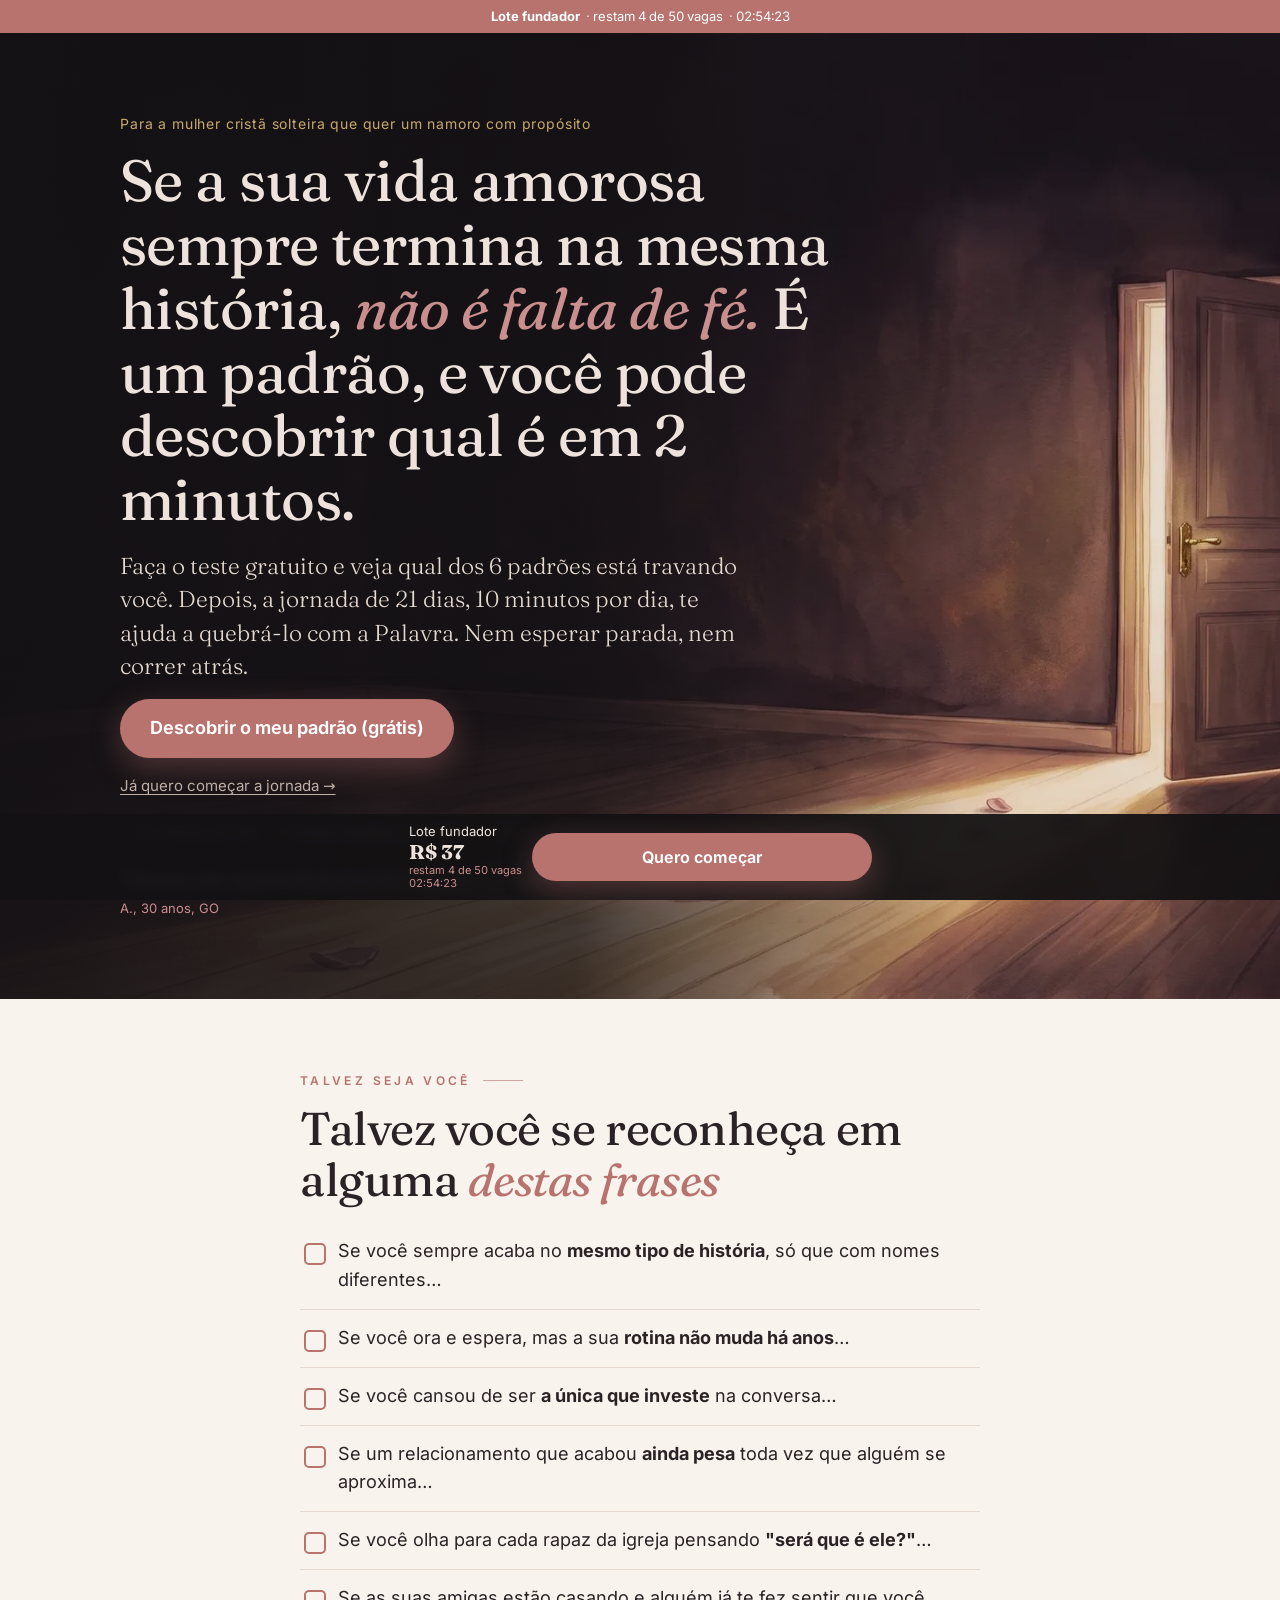
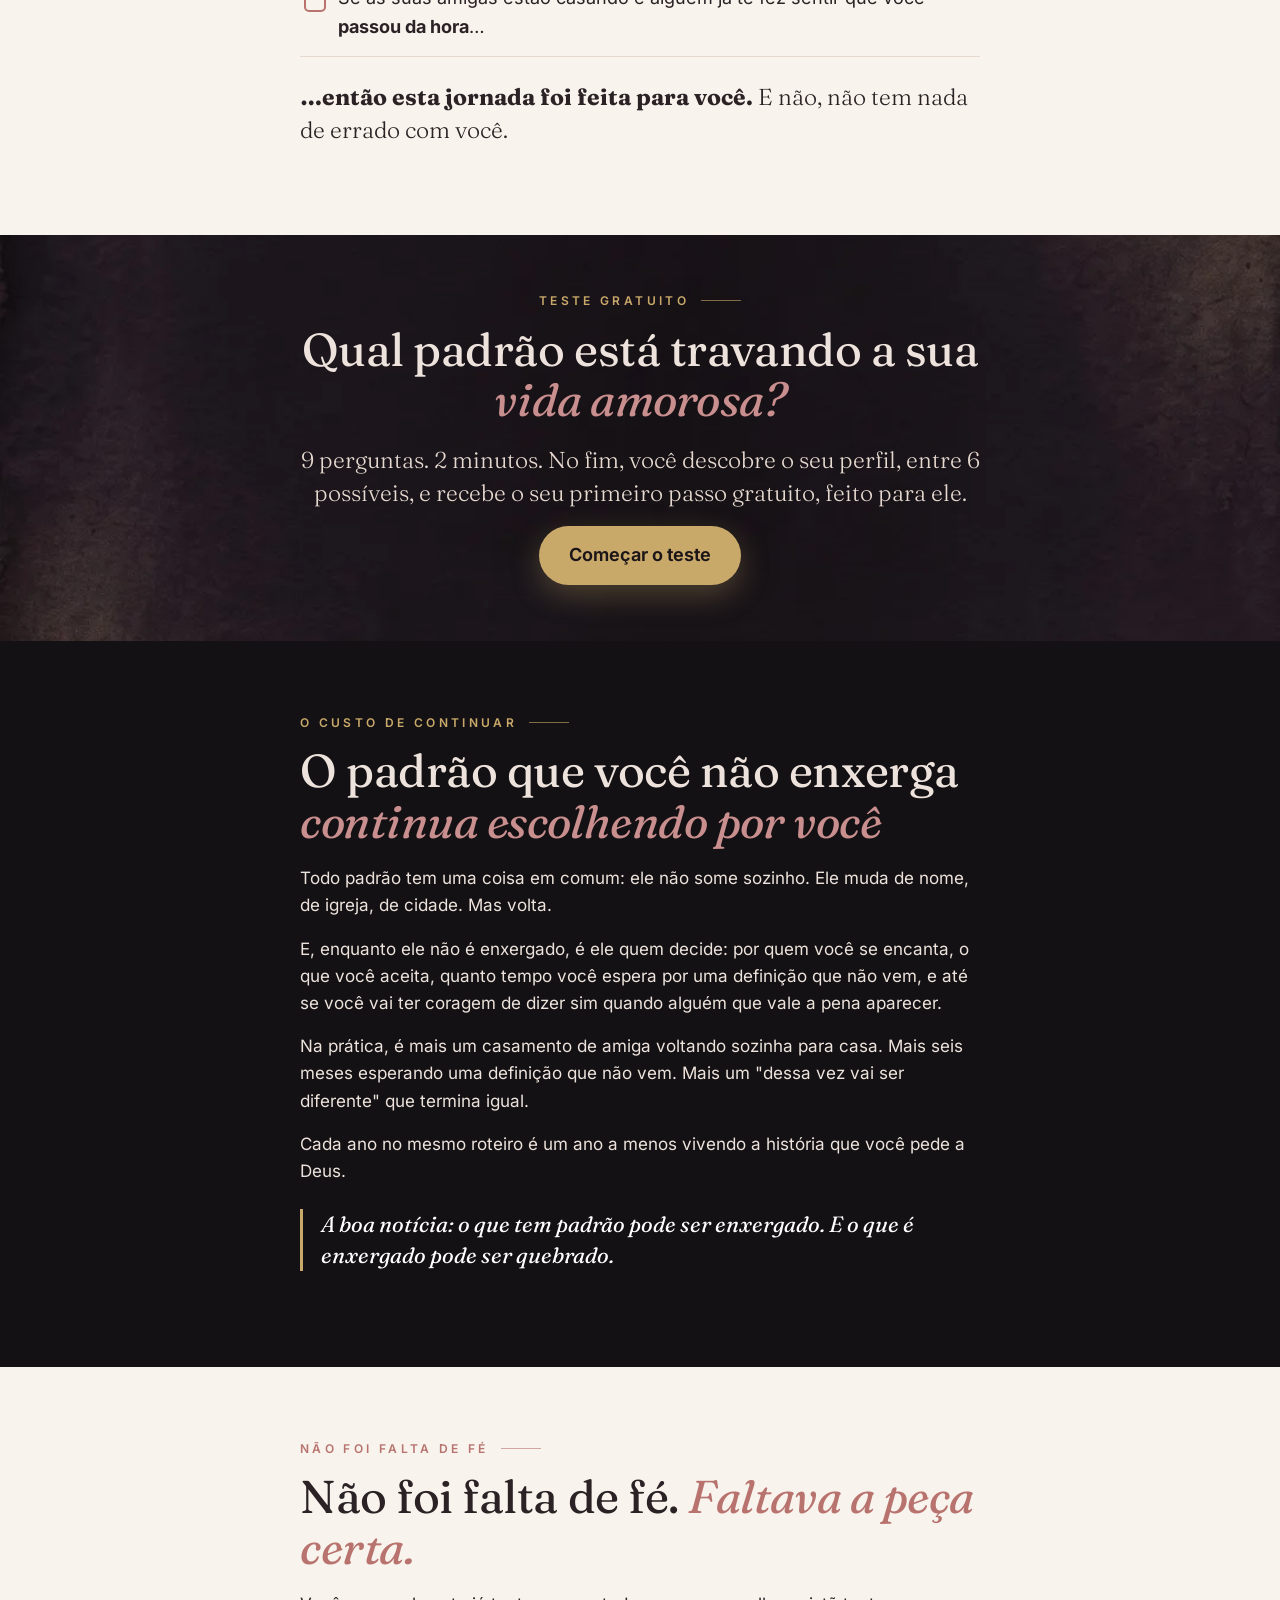
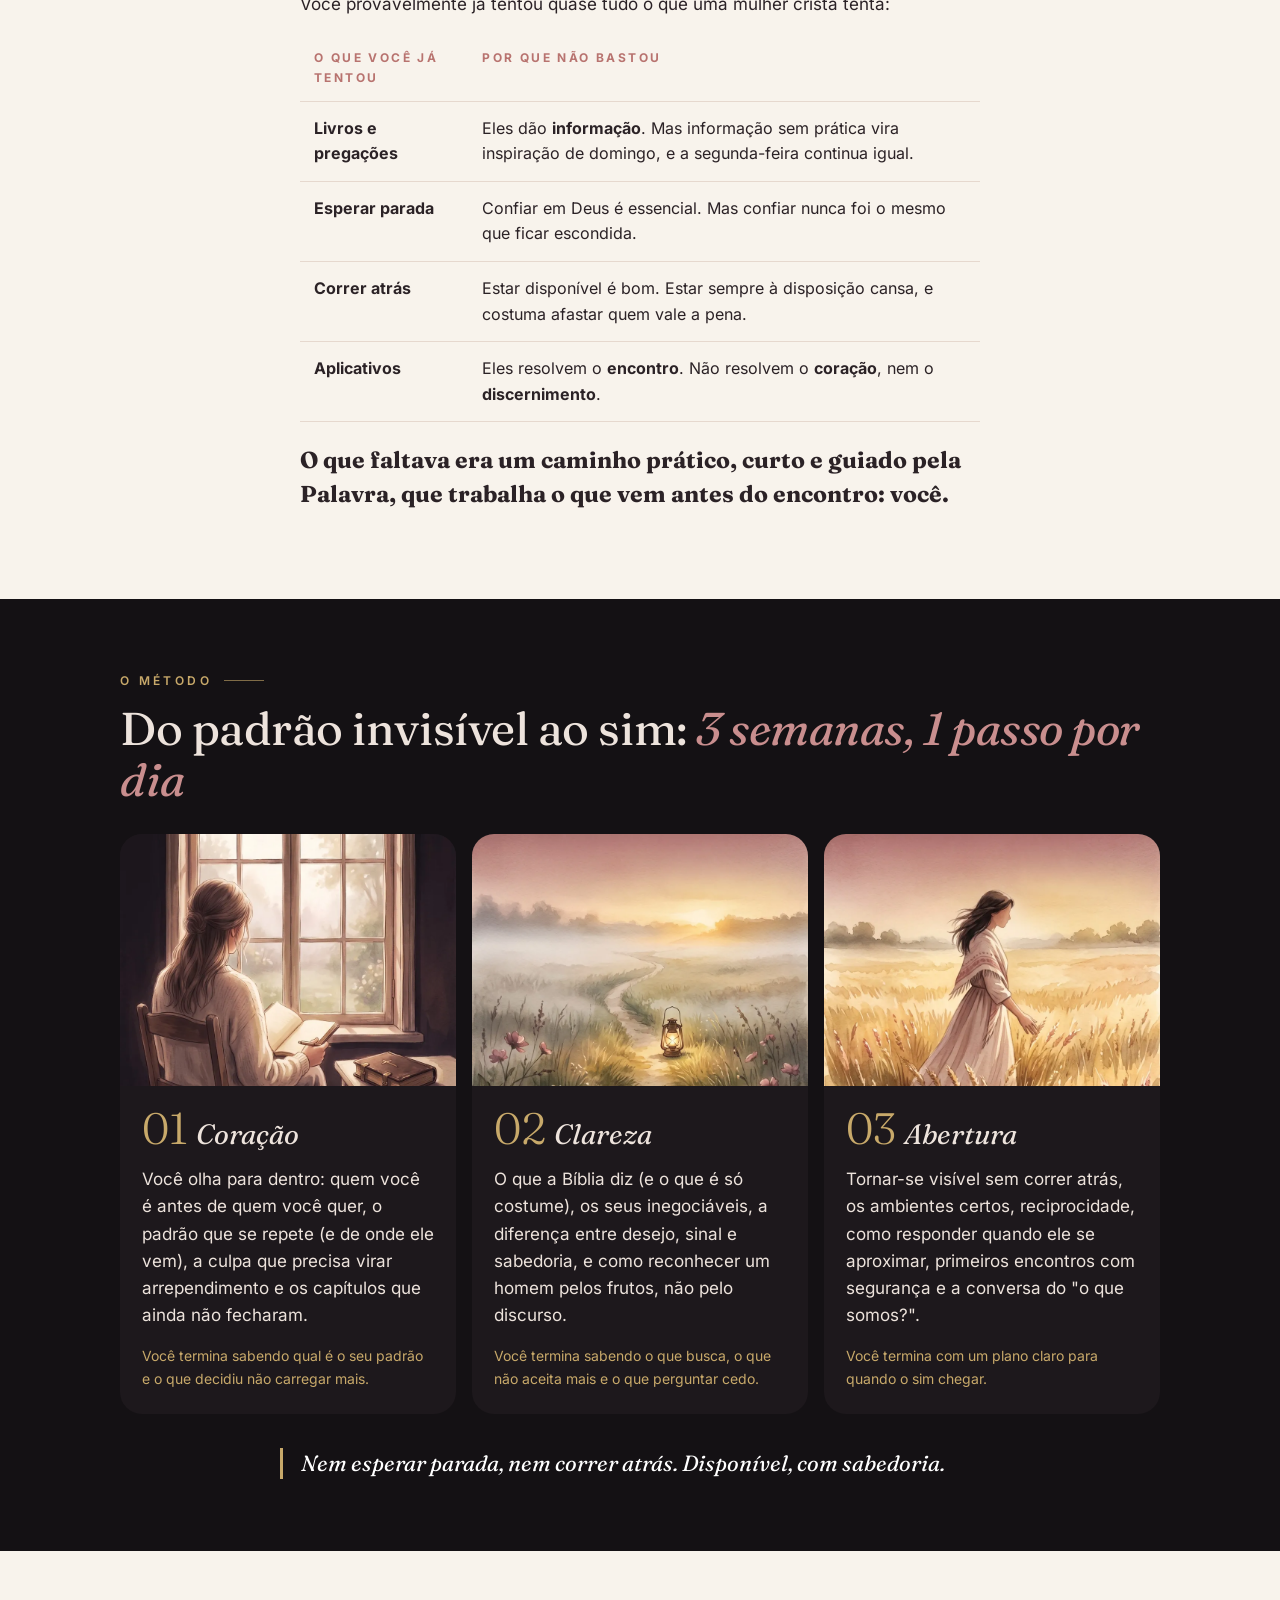
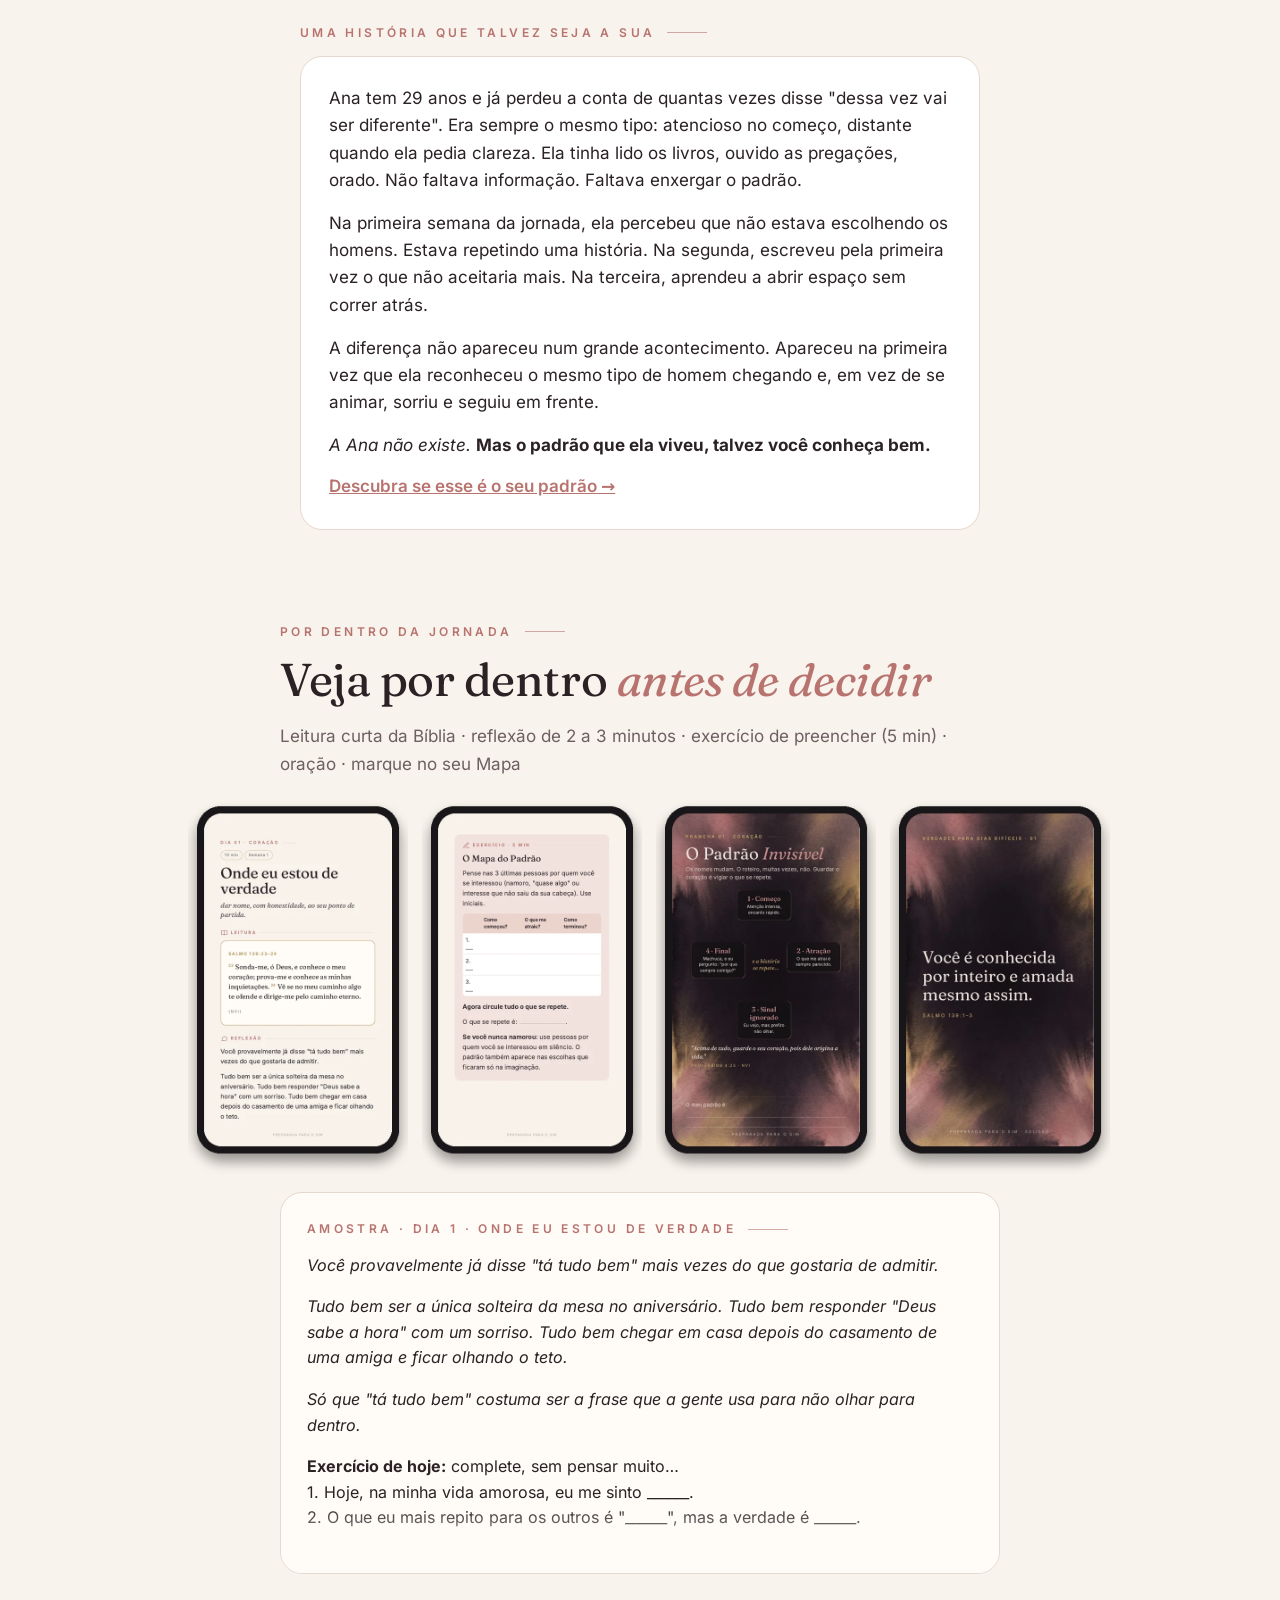
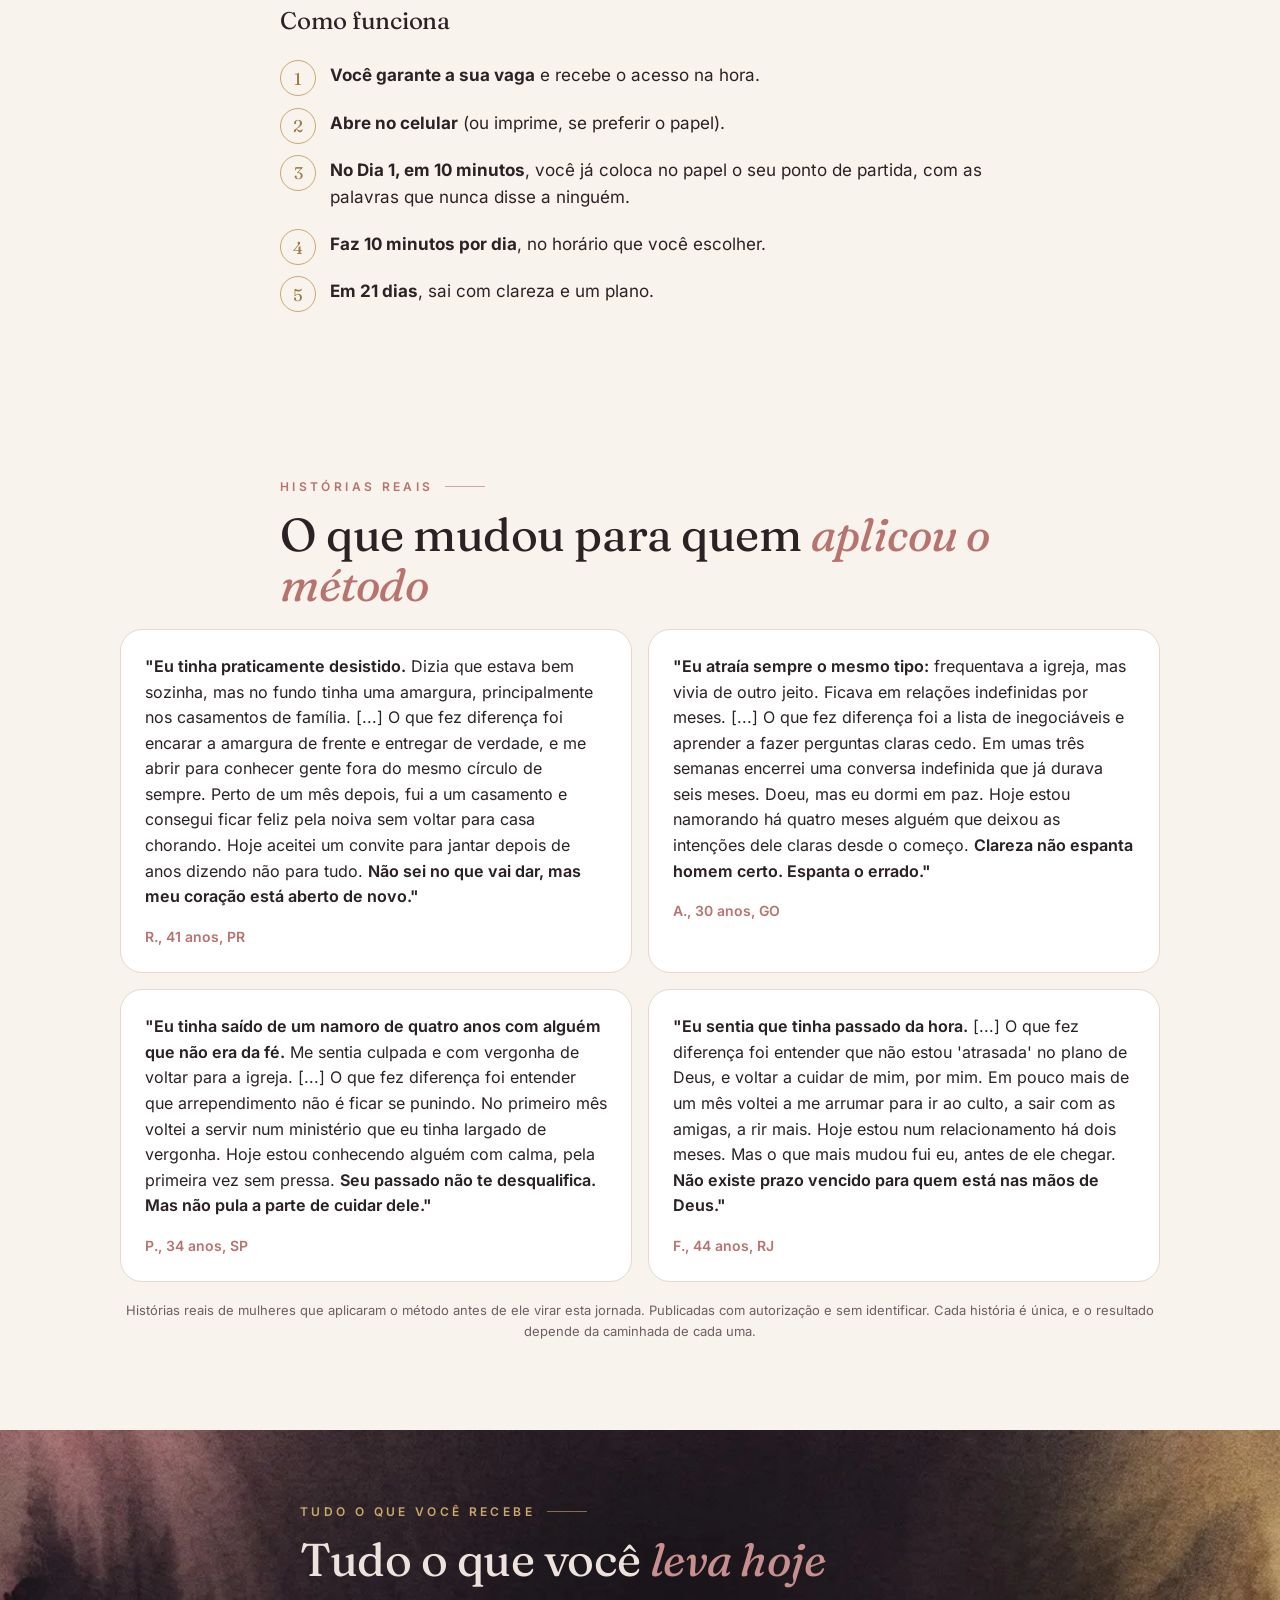
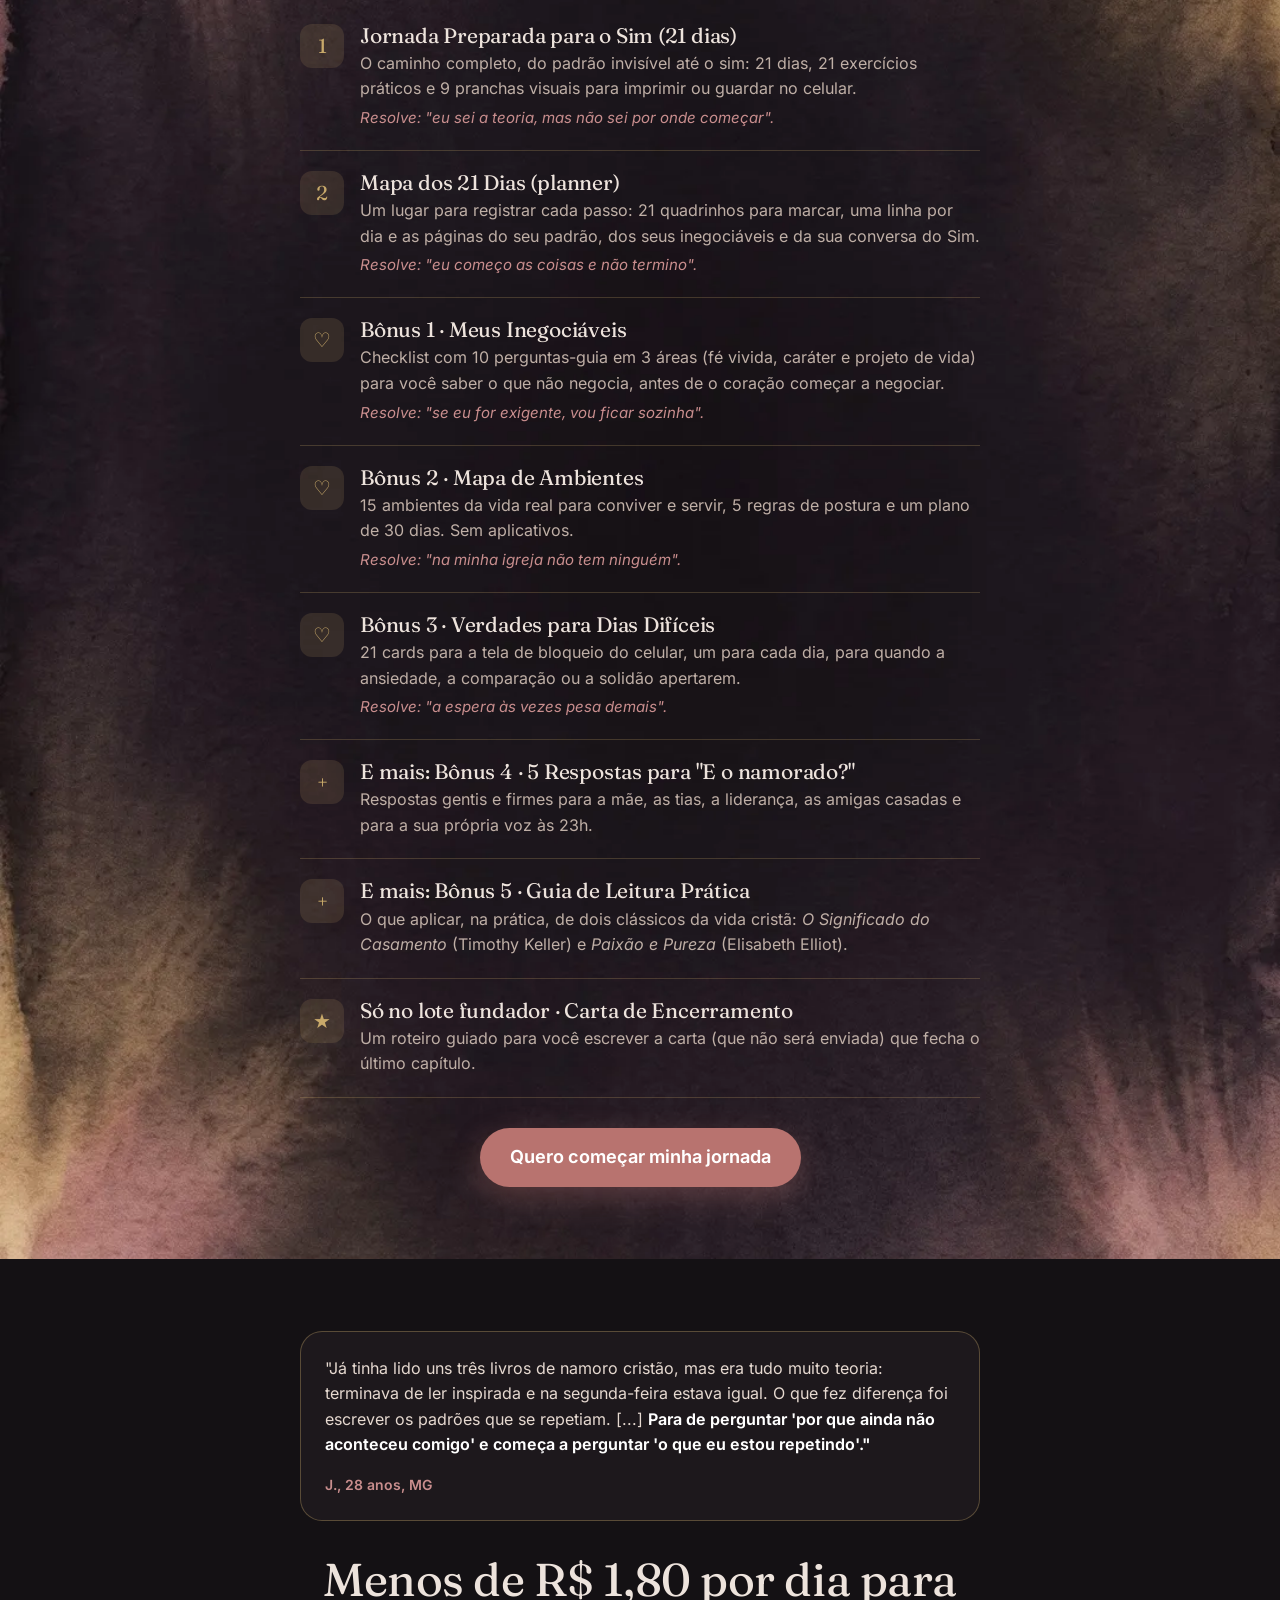
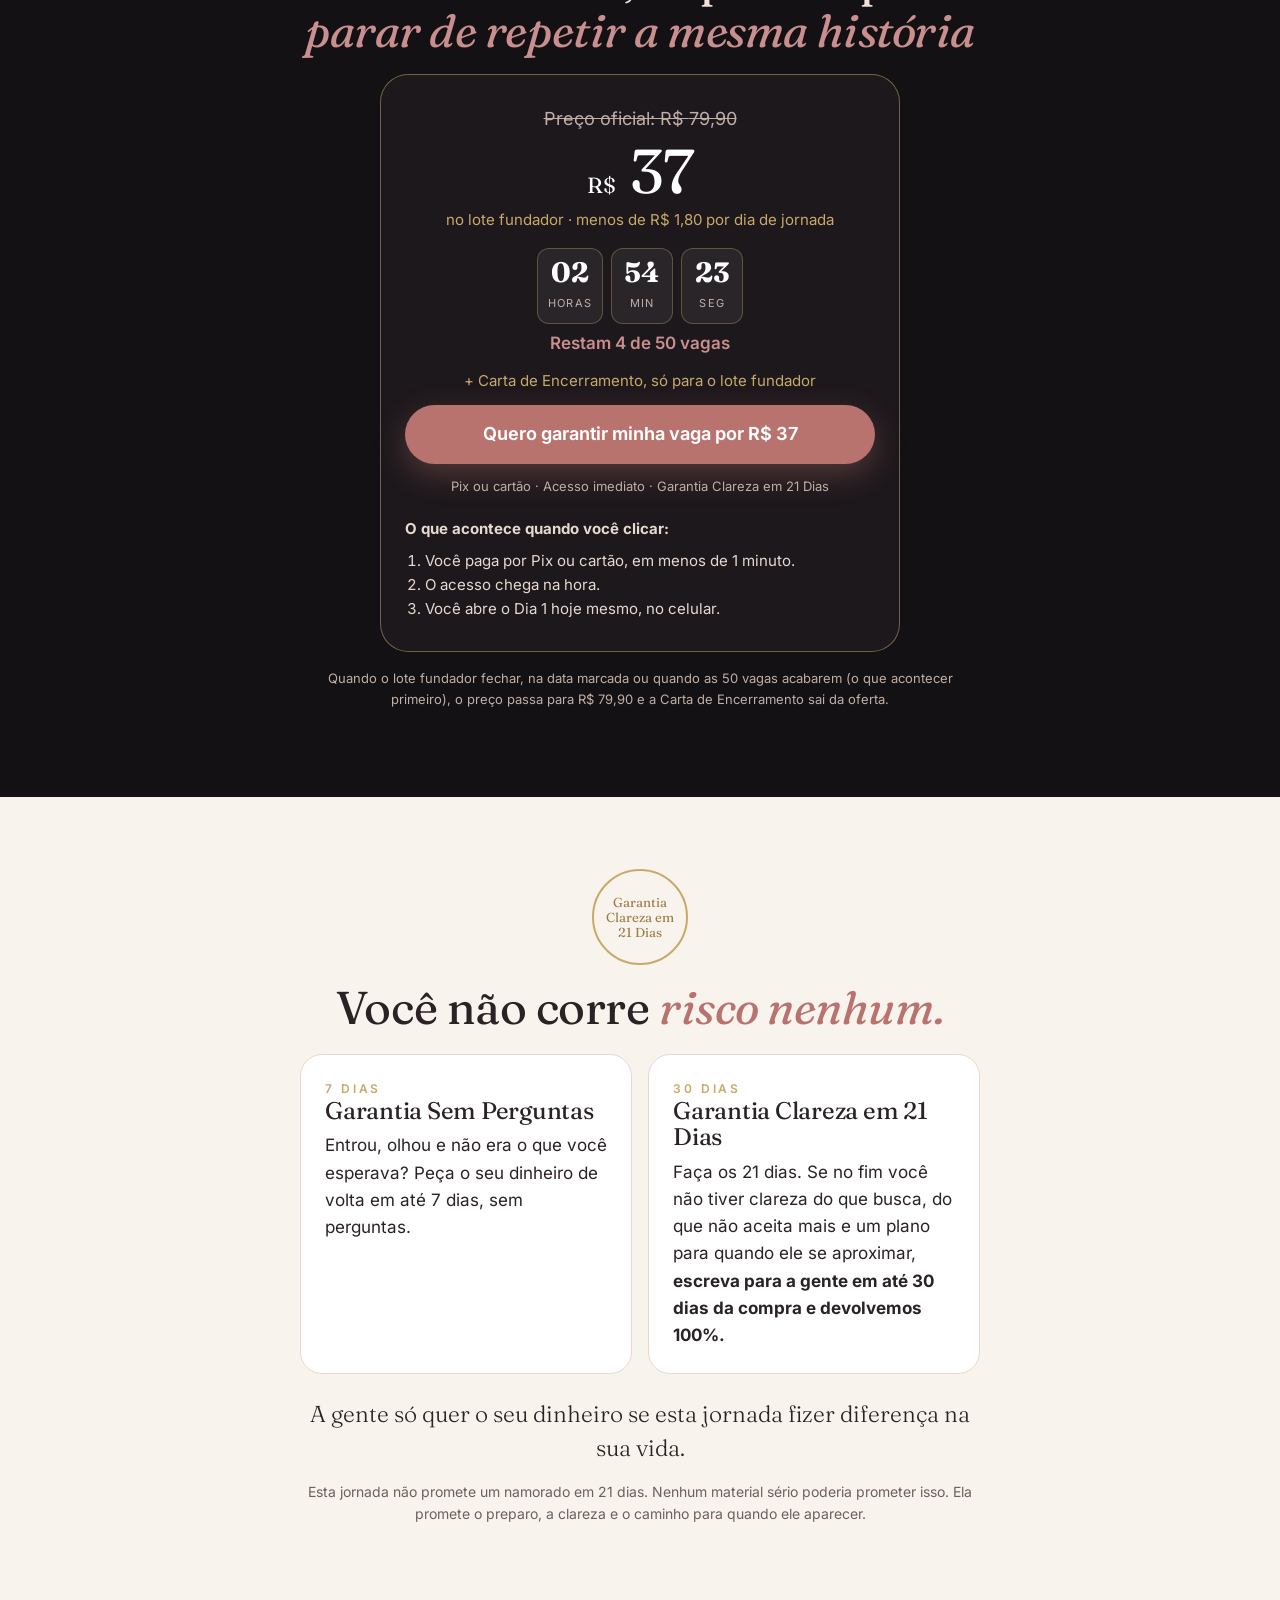
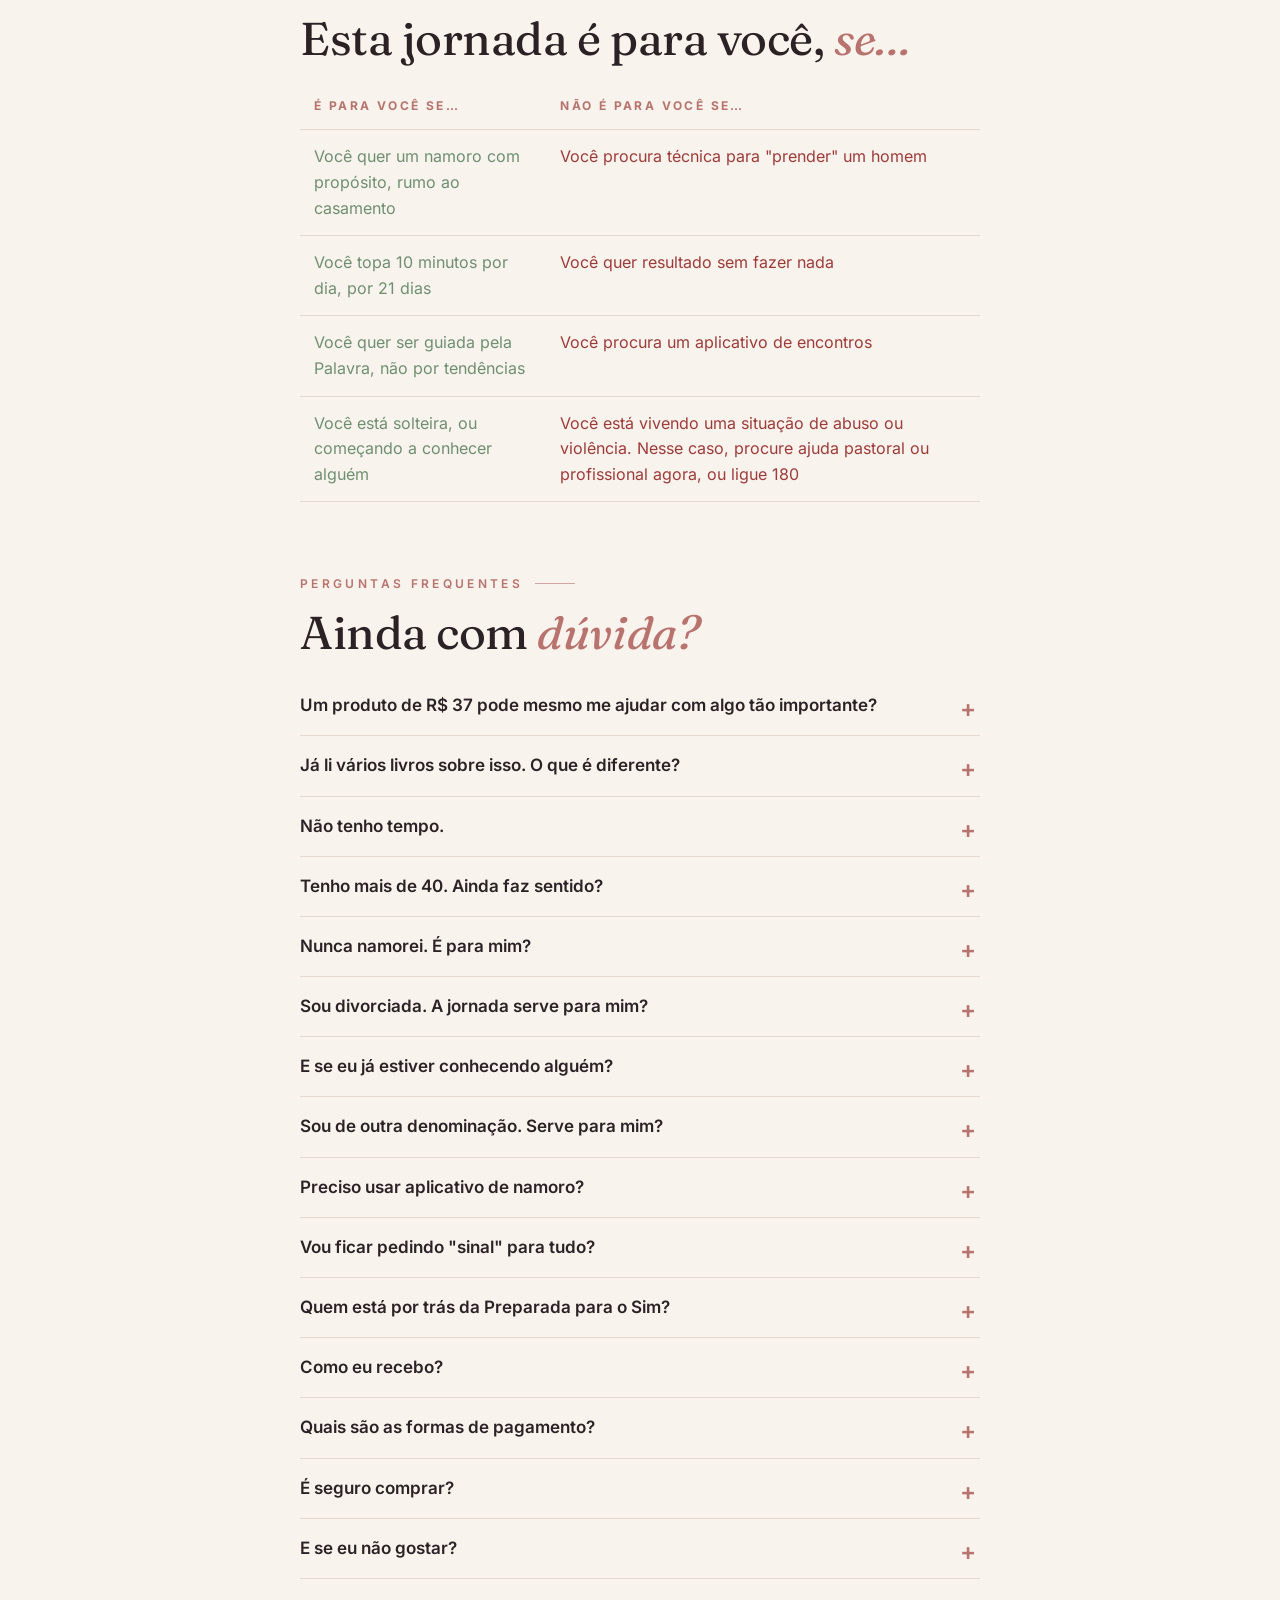
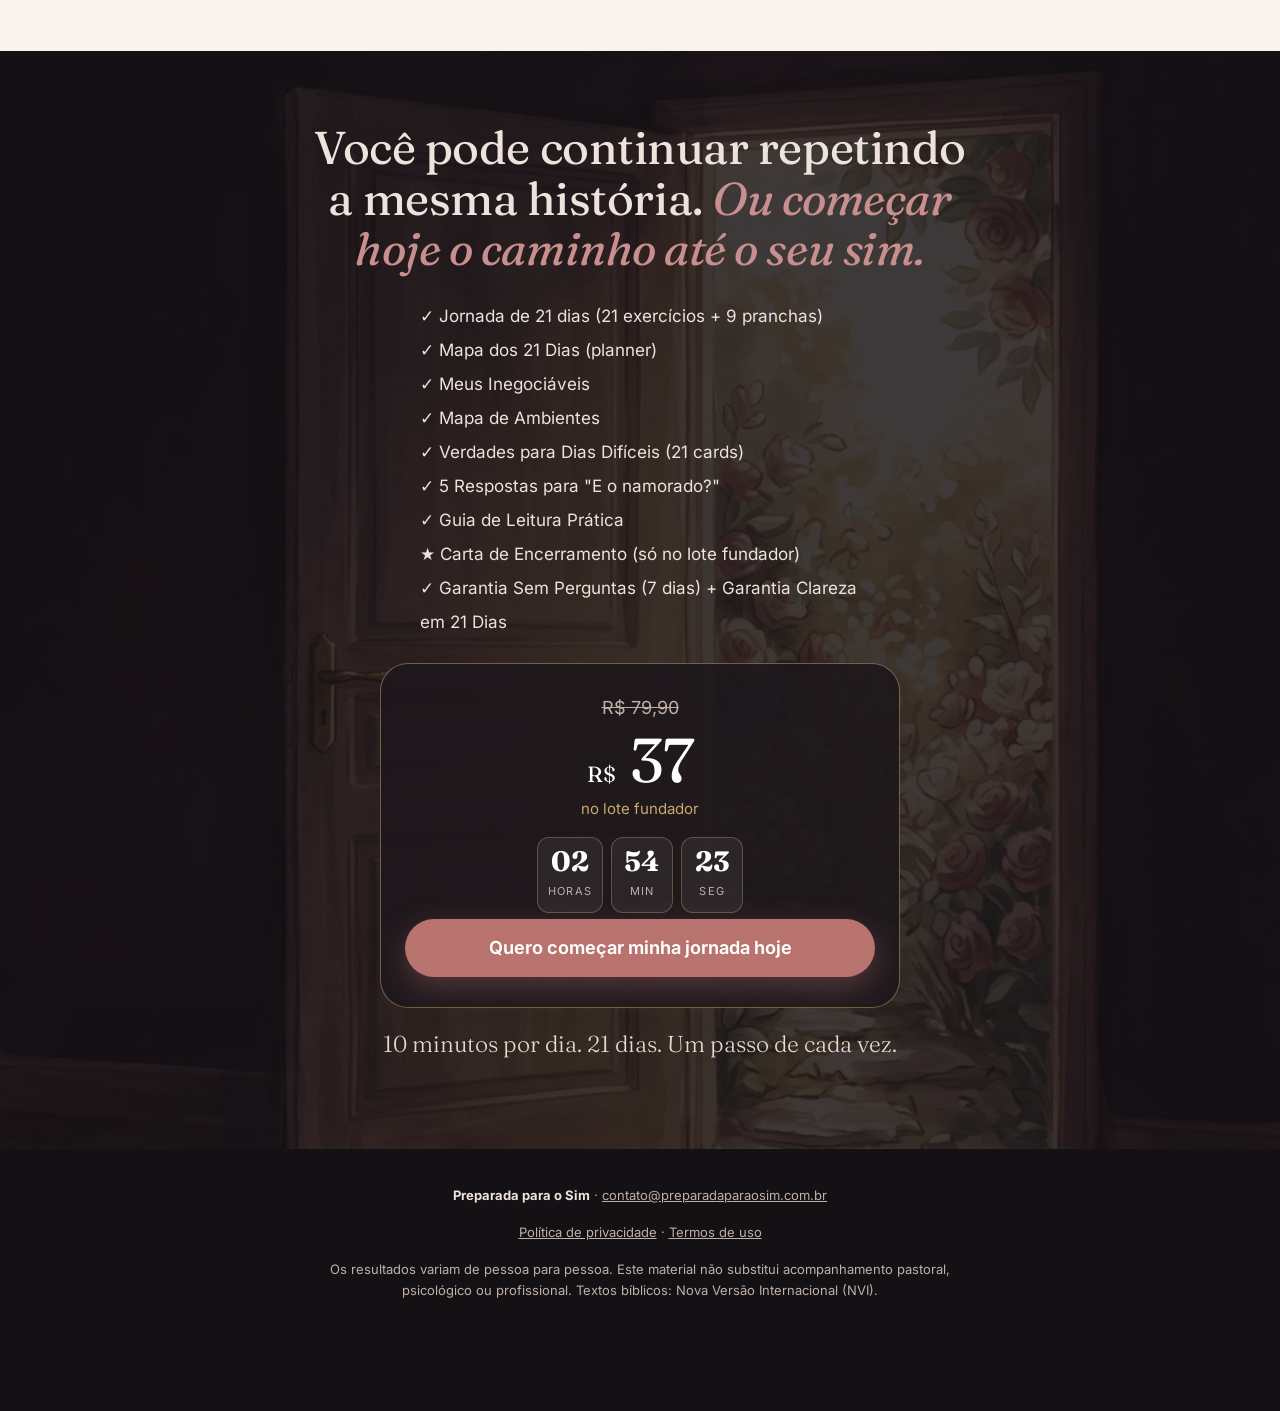
<file: index.html>
<!doctype html>
<html lang="pt-BR">
<head>
<meta charset="utf-8">
<meta name="viewport" content="width=device-width,initial-scale=1,viewport-fit=cover">
<title>Preparada para o Sim · Jornada de 21 dias para a mulher cristã</title>
<meta name="description" content="Se a sua vida amorosa sempre termina na mesma história, não é falta de fé. É um padrão. Descubra o seu em 2 minutos, com o teste gratuito.">
<meta property="og:title" content="Preparada para o Sim · Jornada de 21 dias">
<meta property="og:description" content="Não é falta de fé. É um padrão. Descubra o seu em 2 minutos, com o teste gratuito.">
<meta property="og:image" content="https://preparadaparaosim.com.br/assets/img/og.jpg">
<meta property="og:url" content="https://preparadaparaosim.com.br/">
<meta property="og:type" content="website">
<meta name="theme-color" content="#141114">
<link rel="preload" href="assets/fonts/fraunces-latin-wght-normal.woff2" as="font" type="font/woff2" crossorigin>
<link rel="preload" href="assets/fonts/inter-latin-wght-normal.woff2" as="font" type="font/woff2" crossorigin>
<link rel="stylesheet" href="css/site.css?v=6">
<link rel="icon" type="image/png" sizes="32x32" href="/assets/img/favicon-32.png"><link rel="icon" type="image/png" sizes="192x192" href="/assets/img/favicon-192.png"><link rel="apple-touch-icon" href="/assets/img/favicon-180.png">
<!-- Utmify: captura de UTMs (sem mexer no sck) -->
<script src="https://cdn.utmify.com.br/scripts/utms/latest.js" data-utmify-prevent-xcod-sck data-utmify-prevent-subids async defer></script>
<script src="js/config.js?v=10"></script><script src="js/main.js?v=18"></script><script src="js/quiz.js?v=17" defer></script>
</head>
<body>

<!-- 0 · FAIXA DO LOTE -->
<div class="urg" hidden><b>Lote fundador</b><span data-urg-vagas></span><span data-urg-tempo></span></div>

<!-- 1 · TOPO -->
<header class="hero">
 <div class="wrap">
  <div class="pre">Para a mulher cristã solteira que quer um namoro com propósito</div>
  <h1>Se a sua vida amorosa sempre termina na mesma história, <em>não é falta de fé.</em> É um padrão, e você pode descobrir qual é em 2 minutos.</h1>
  <p class="lead">Faça o teste gratuito e veja qual dos 6 padrões está travando você. Depois, a jornada de 21 dias, 10 minutos por dia, te ajuda a quebrá-lo com a Palavra. Nem esperar parada, nem correr atrás.</p>
  <a href="teste/" class="btn" data-quiz>Descobrir o meu padrão (grátis)</a><br>
  <a href="#preco" class="link2">Já quero começar a jornada →</a>
  <div class="trust"><span>10 minutos por dia</span><span>Acesso imediato no celular</span><span>Garantia Clareza em 21 Dias</span></div>
  <p class="hero-proof">"Clareza não espanta homem certo. Espanta o errado." <span>A., 30 anos, GO</span></p>
 </div>
</header>

<!-- 3 · SE VOCÊ -->
<section class="light">
 <div class="wrap narrow">
  <div class="label">Talvez seja você</div>
  <h2>Talvez você se reconheça em alguma <em>destas frases</em></h2>
  <ul class="yes">
   <li>Se você sempre acaba no <b>mesmo tipo de história</b>, só que com nomes diferentes…</li>
   <li>Se você ora e espera, mas a sua <b>rotina não muda há anos</b>…</li>
   <li>Se você cansou de ser <b>a única que investe</b> na conversa…</li>
   <li>Se um relacionamento que acabou <b>ainda pesa</b> toda vez que alguém se aproxima…</li>
   <li>Se você olha para cada rapaz da igreja pensando <b>"será que é ele?"</b>…</li>
   <li>Se as suas amigas estão casando e alguém já te fez sentir que você <b>passou da hora</b>…</li>
  </ul>
  <p class="lead"><b>…então esta jornada foi feita para você.</b> E não, não tem nada de errado com você.</p>
 </div>
</section>

<!-- 2 · TESTE -->
<section class="tex" style="padding:56px 0">
 <div class="wrap narrow" style="text-align:center">
  <div class="label" style="justify-content:center">Teste gratuito</div>
  <h2>Qual padrão está travando a sua <em>vida amorosa?</em></h2>
  <p class="lead" style="color:#E6D9D0">9 perguntas. 2 minutos. No fim, você descobre o seu perfil, entre 6 possíveis, e recebe o seu primeiro passo gratuito, feito para ele.</p>
  <a href="teste/" class="btn gold" data-quiz>Começar o teste</a>
 </div>
</section>

<!-- 4 · CUSTO -->
<section class="dark">
 <div class="wrap narrow">
  <div class="label">O custo de continuar</div>
  <h2>O padrão que você não enxerga <em>continua escolhendo por você</em></h2>
  <p>Todo padrão tem uma coisa em comum: ele não some sozinho. Ele muda de nome, de igreja, de cidade. Mas volta.</p>
  <p>E, enquanto ele não é enxergado, é ele quem decide: por quem você se encanta, o que você aceita, quanto tempo você espera por uma definição que não vem, e até se você vai ter coragem de dizer sim quando alguém que vale a pena aparecer.</p>
  <p>Na prática, é mais um casamento de amiga voltando sozinha para casa. Mais seis meses esperando uma definição que não vem. Mais um "dessa vez vai ser diferente" que termina igual.</p>
  <p>Cada ano no mesmo roteiro é um ano a menos vivendo a história que você pede a Deus.</p>
  <p class="quote" style="color:#fff">A boa notícia: o que tem padrão pode ser enxergado. E o que é enxergado pode ser quebrado.</p>
 </div>
</section>

<!-- 5 · POR QUE NÃO FUNCIONOU -->
<section class="light">
 <div class="wrap narrow">
  <div class="label">Não foi falta de fé</div>
  <h2>Não foi falta de fé. <em>Faltava a peça certa.</em></h2>
  <p>Você provavelmente já tentou quase tudo o que uma mulher cristã tenta:</p>
  <table class="cmp">
   <tr><th>O que você já tentou</th><th>Por que não bastou</th></tr>
   <tr><td><b>Livros e pregações</b></td><td>Eles dão <b>informação</b>. Mas informação sem prática vira inspiração de domingo, e a segunda-feira continua igual.</td></tr>
   <tr><td><b>Esperar parada</b></td><td>Confiar em Deus é essencial. Mas confiar nunca foi o mesmo que ficar escondida.</td></tr>
   <tr><td><b>Correr atrás</b></td><td>Estar disponível é bom. Estar sempre à disposição cansa, e costuma afastar quem vale a pena.</td></tr>
   <tr><td><b>Aplicativos</b></td><td>Eles resolvem o <b>encontro</b>. Não resolvem o <b>coração</b>, nem o <b>discernimento</b>.</td></tr>
  </table>
  <p class="lead" style="margin-top:22px"><b>O que faltava era um caminho prático, curto e guiado pela Palavra, que trabalha o que vem antes do encontro: você.</b></p>
 </div>
</section>

<!-- 6 · MÉTODO -->
<section class="dark" id="metodo">
 <div class="wrap">
  <div class="label">O método</div>
  <h2>Do padrão invisível ao sim: <em>3 semanas, 1 passo por dia</em></h2>
  <div class="weeks" style="margin-top:28px">
   <div class="week"><div class="img" style="background-image:url(assets/img/semana1.webp)"></div><div class="t"><b>01</b><i>Coração</i><p style="margin-top:10px">Você olha para dentro: quem você é antes de quem você quer, o padrão que se repete (e de onde ele vem), a culpa que precisa virar arrependimento e os capítulos que ainda não fecharam.</p><div class="end">Você termina sabendo qual é o seu padrão e o que decidiu não carregar mais.</div></div></div>
   <div class="week"><div class="img" style="background-image:url(assets/img/semana2.webp)"></div><div class="t"><b>02</b><i>Clareza</i><p style="margin-top:10px">O que a Bíblia diz (e o que é só costume), os seus inegociáveis, a diferença entre desejo, sinal e sabedoria, e como reconhecer um homem pelos frutos, não pelo discurso.</p><div class="end">Você termina sabendo o que busca, o que não aceita mais e o que perguntar cedo.</div></div></div>
   <div class="week"><div class="img" style="background-image:url(assets/img/semana3.webp)"></div><div class="t"><b>03</b><i>Abertura</i><p style="margin-top:10px">Tornar-se visível sem correr atrás, os ambientes certos, reciprocidade, como responder quando ele se aproximar, primeiros encontros com segurança e a conversa do "o que somos?".</p><div class="end">Você termina com um plano claro para quando o sim chegar.</div></div></div>
  </div>
  <p class="quote" style="color:#fff;max-width:720px;margin:34px auto 0">Nem esperar parada, nem correr atrás. Disponível, com sabedoria.</p>
 </div>
</section>

<!-- 7 · HISTÓRIA DA ANA -->
<section class="light">
 <div class="wrap narrow">
  <div class="label">Uma história que talvez seja a sua</div>
  <div class="story">
   <p>Ana tem 29 anos e já perdeu a conta de quantas vezes disse "dessa vez vai ser diferente". Era sempre o mesmo tipo: atencioso no começo, distante quando ela pedia clareza. Ela tinha lido os livros, ouvido as pregações, orado. Não faltava informação. Faltava enxergar o padrão.</p>
   <p>Na primeira semana da jornada, ela percebeu que não estava escolhendo os homens. Estava repetindo uma história. Na segunda, escreveu pela primeira vez o que não aceitaria mais. Na terceira, aprendeu a abrir espaço sem correr atrás.</p>
   <p>A diferença não apareceu num grande acontecimento. Apareceu na primeira vez que ela reconheceu o mesmo tipo de homem chegando e, em vez de se animar, sorriu e seguiu em frente.</p>
   <p class="reveal"><i>A Ana não existe.</i> <b>Mas o padrão que ela viveu, talvez você conheça bem.</b></p>
   <a href="./teste/" class="link-quiz" data-quiz>Descubra se esse é o seu padrão →</a>
  </div>
 </div>
</section>

<!-- 8 · POR DENTRO -->
<section class="light" style="padding-top:20px">
 <div class="wrap">
  <div class="narrow"><div class="label">Por dentro da jornada</div><h2>Veja por dentro <em>antes de decidir</em></h2>
  <p class="muted">Leitura curta da Bíblia · reflexão de 2 a 3 minutos · exercício de preencher (5 min) · oração · marque no seu Mapa</p></div>
  <div class="mocks">
   <img src="assets/img/mock-dia1.webp" alt="Página do Dia 1 no celular" loading="lazy" width="492" height="838">
   <img src="assets/img/mock-exercicio.webp" alt="Exercício do Mapa do Padrão" loading="lazy" width="492" height="838">
   <img src="assets/img/mock-prancha.webp" alt="Prancha O Padrão Invisível" loading="lazy" width="492" height="838">
   <img src="assets/img/mock-card.webp" alt="Card Verdades para Dias Difíceis na tela do celular" loading="lazy" width="492" height="838">
  </div>
  <p class="swipe">Arraste para o lado para ver mais →</p>
  <div class="narrow">
   <div class="sample">
    <div class="label" style="color:var(--rose-d)">Amostra · Dia 1 · Onde eu estou de verdade</div>
    <p><i>Você provavelmente já disse "tá tudo bem" mais vezes do que gostaria de admitir.</i></p>
    <p><i>Tudo bem ser a única solteira da mesa no aniversário. Tudo bem responder "Deus sabe a hora" com um sorriso. Tudo bem chegar em casa depois do casamento de uma amiga e ficar olhando o teto.</i></p>
    <p><i>Só que "tá tudo bem" costuma ser a frase que a gente usa para não olhar para dentro.</i></p>
    <p><b>Exercício de hoje:</b> complete, sem pensar muito…<br>1. Hoje, na minha vida amorosa, eu me sinto ______.<br>2. O que eu mais repito para os outros é "______", mas a verdade é ______.</p>
   </div>
   <h3 style="margin-top:34px">Como funciona</h3>
   <ol class="steps">
    <li><b>Você garante a sua vaga</b> e recebe o acesso na hora.</li>
    <li><b>Abre no celular</b> (ou imprime, se preferir o papel).</li>
    <li><b>No Dia 1, em 10 minutos</b>, você já coloca no papel o seu ponto de partida, com as palavras que nunca disse a ninguém.</li>
    <li><b>Faz 10 minutos por dia</b>, no horário que você escolher.</li>
    <li><b>Em 21 dias</b>, sai com clareza e um plano.</li>
   </ol>
  </div>
 </div>
</section>

<!-- 10 · DEPOIMENTOS -->
<section class="light">
 <div class="wrap">
  <div class="narrow"><div class="label">Histórias reais</div><h2>O que mudou para quem <em>aplicou o método</em></h2></div>
  <div class="testis">
   <div class="testi"><p><b class="hl">"Eu tinha praticamente desistido.</b> Dizia que estava bem sozinha, mas no fundo tinha uma amargura, principalmente nos casamentos de família. [...] O que fez diferença foi encarar a amargura de frente e entregar de verdade, e me abrir para conhecer gente fora do mesmo círculo de sempre. Perto de um mês depois, fui a um casamento e consegui ficar feliz pela noiva sem voltar para casa chorando. Hoje aceitei um convite para jantar depois de anos dizendo não para tudo. <b class="hl">Não sei no que vai dar, mas meu coração está aberto de novo."</b></p><div class="who">R., 41 anos, PR</div></div>
   <div class="testi"><p><b class="hl">"Eu atraía sempre o mesmo tipo:</b> frequentava a igreja, mas vivia de outro jeito. Ficava em relações indefinidas por meses. [...] O que fez diferença foi a lista de inegociáveis e aprender a fazer perguntas claras cedo. Em umas três semanas encerrei uma conversa indefinida que já durava seis meses. Doeu, mas eu dormi em paz. Hoje estou namorando há quatro meses alguém que deixou as intenções dele claras desde o começo. <b class="hl">Clareza não espanta homem certo. Espanta o errado."</b></p><div class="who">A., 30 anos, GO</div></div>
   <div class="testi"><p><b class="hl">"Eu tinha saído de um namoro de quatro anos com alguém que não era da fé.</b> Me sentia culpada e com vergonha de voltar para a igreja. [...] O que fez diferença foi entender que arrependimento não é ficar se punindo. No primeiro mês voltei a servir num ministério que eu tinha largado de vergonha. Hoje estou conhecendo alguém com calma, pela primeira vez sem pressa. <b class="hl">Seu passado não te desqualifica. Mas não pula a parte de cuidar dele."</b></p><div class="who">P., 34 anos, SP</div></div>
   <div class="testi"><p><b class="hl">"Eu sentia que tinha passado da hora.</b> [...] O que fez diferença foi entender que não estou 'atrasada' no plano de Deus, e voltar a cuidar de mim, por mim. Em pouco mais de um mês voltei a me arrumar para ir ao culto, a sair com as amigas, a rir mais. Hoje estou num relacionamento há dois meses. Mas o que mais mudou fui eu, antes de ele chegar. <b class="hl">Não existe prazo vencido para quem está nas mãos de Deus."</b></p><div class="who">F., 44 anos, RJ</div></div>
  </div>
  <p class="seal">Histórias reais de mulheres que aplicaram o método antes de ele virar esta jornada. Publicadas com autorização e sem identificar. Cada história é única, e o resultado depende da caminhada de cada uma.</p>
 </div>
</section>

<!-- 9 · PILHA -->
<section class="tex">
 <div class="wrap narrow">
  <div class="label">Tudo o que você recebe</div>
  <h2>Tudo o que você <em>leva hoje</em></h2>
  <div class="stack">
   <div class="item"><div class="ico">1</div><div><h3>Jornada Preparada para o Sim (21 dias)</h3><p>O caminho completo, do padrão invisível até o sim: 21 dias, 21 exercícios práticos e 9 pranchas visuais para imprimir ou guardar no celular.</p><p class="res">Resolve: "eu sei a teoria, mas não sei por onde começar".</p></div></div>
   <div class="item"><div class="ico">2</div><div><h3>Mapa dos 21 Dias (planner)</h3><p>Um lugar para registrar cada passo: 21 quadrinhos para marcar, uma linha por dia e as páginas do seu padrão, dos seus inegociáveis e da sua conversa do Sim.</p><p class="res">Resolve: "eu começo as coisas e não termino".</p></div></div>
   <div class="item"><div class="ico">♡</div><div><h3>Bônus 1 · Meus Inegociáveis</h3><p>Checklist com 10 perguntas-guia em 3 áreas (fé vivida, caráter e projeto de vida) para você saber o que não negocia, antes de o coração começar a negociar.</p><p class="res">Resolve: "se eu for exigente, vou ficar sozinha".</p></div></div>
   <div class="item"><div class="ico">♡</div><div><h3>Bônus 2 · Mapa de Ambientes</h3><p>15 ambientes da vida real para conviver e servir, 5 regras de postura e um plano de 30 dias. Sem aplicativos.</p><p class="res">Resolve: "na minha igreja não tem ninguém".</p></div></div>
   <div class="item"><div class="ico">♡</div><div><h3>Bônus 3 · Verdades para Dias Difíceis</h3><p>21 cards para a tela de bloqueio do celular, um para cada dia, para quando a ansiedade, a comparação ou a solidão apertarem.</p><p class="res">Resolve: "a espera às vezes pesa demais".</p></div></div>
   <div class="item"><div class="ico">+</div><div><h3>E mais: Bônus 4 · 5 Respostas para "E o namorado?"</h3><p>Respostas gentis e firmes para a mãe, as tias, a liderança, as amigas casadas e para a sua própria voz às 23h.</p></div></div>
   <div class="item"><div class="ico">+</div><div><h3>E mais: Bônus 5 · Guia de Leitura Prática</h3><p>O que aplicar, na prática, de dois clássicos da vida cristã: <i>O Significado do Casamento</i> (Timothy Keller) e <i>Paixão e Pureza</i> (Elisabeth Elliot).</p></div></div>
   <div class="item" data-lote><div class="ico">★</div><div><h3>Só no lote fundador · Carta de Encerramento</h3><p>Um roteiro guiado para você escrever a carta (que não será enviada) que fecha o último capítulo.</p></div></div>
  </div>
  <div style="text-align:center;margin-top:30px"><a href="#" class="btn" data-checkout="lp_pilha">Quero começar minha jornada</a></div>
 </div>
</section>

<!-- 11 · PREÇO -->
<section class="dark" id="preco">
 <div class="wrap narrow">
  <div class="testi" style="margin-bottom:34px;background:#1D181C;border-color:rgba(200,169,106,.35);color:#E6D9D0"><p>"Já tinha lido uns três livros de namoro cristão, mas era tudo muito teoria: terminava de ler inspirada e na segunda-feira estava igual. O que fez diferença foi escrever os padrões que se repetiam. [...] <b class="hl" style="color:#fff">Para de perguntar 'por que ainda não aconteceu comigo' e começa a perguntar 'o que eu estou repetindo'."</b></p><div class="who" style="color:var(--rose)">J., 28 anos, MG</div></div>
  <h2 style="text-align:center"><span data-lote>Menos de R$ 1,80 por dia</span><span data-pos-lote>Menos de R$ 4 por dia</span> para <em>parar de repetir a mesma história</em></h2>
  <div class="pricebox">
   <div class="old" data-lote>Preço oficial: R$ <span>79,90</span></div>
   <div class="now"><small>R$</small> <span data-preco>37</span></div>
   <div class="per" data-lote>no lote fundador · menos de R$ 1,80 por dia de jornada</div>
   <div class="timer"></div><div class="vagas"></div>
   <div class="bonusline" data-lote>+ Carta de Encerramento, só para o lote fundador</div>
   <a href="#" class="btn block" data-checkout="lp_preco"><span>Quero garantir minha vaga por R$&nbsp;<span data-preco>37</span></span></a>
   <p class="small" style="margin:12px 0 0">Pix ou cartão · Acesso imediato · Garantia Clareza em 21 Dias</p>
   <div style="text-align:left;margin-top:20px;font-size:15px;color:#E6D9D0"><b>O que acontece quando você clicar:</b><ol style="padding-left:20px;margin:8px 0 0"><li>Você paga por Pix ou cartão, em menos de 1 minuto.</li><li>O acesso chega na hora.</li><li>Você abre o Dia 1 hoje mesmo, no celular.</li></ol></div>
  </div>
  <p class="small" style="text-align:center;margin-top:16px" data-lote>Quando o lote fundador fechar, na data marcada ou quando as 50 vagas acabarem (o que acontecer primeiro), o preço passa para R$ 79,90 e a Carta de Encerramento sai da oferta.</p>
 </div>
</section>

<!-- 12 · GARANTIA -->
<section class="light">
 <div class="wrap narrow" style="text-align:center">
  <div class="seal-badge">Garantia Clareza em 21 Dias</div>
  <h2>Você não corre <em>risco nenhum.</em></h2>
  <div class="guar" style="text-align:left;margin-top:20px">
   <div class="card"><div class="k">7 dias</div><h3>Garantia Sem Perguntas</h3><p style="margin:0">Entrou, olhou e não era o que você esperava? Peça o seu dinheiro de volta em até 7 dias, sem perguntas.</p></div>
   <div class="card"><div class="k">30 dias</div><h3>Garantia Clareza em 21 Dias</h3><p style="margin:0">Faça os 21 dias. Se no fim você não tiver clareza do que busca, do que não aceita mais e um plano para quando ele se aproximar, <b>escreva para a gente em até 30 dias da compra e devolvemos 100%.</b></p></div>
  </div>
  <p class="lead" style="margin-top:24px">A gente só quer o seu dinheiro se esta jornada fizer diferença na sua vida.</p>
  <p class="muted" style="font-size:14px">Esta jornada não promete um namorado em 21 dias. Nenhum material sério poderia prometer isso. Ela promete o preparo, a clareza e o caminho para quando ele aparecer.</p>
 </div>
</section>

<!-- 13 · PARA QUEM É -->
<section class="light" style="padding-top:0">
 <div class="wrap narrow">
  <h2>Esta jornada é para você, <em>se…</em></h2>
  <table class="cmp for">
   <tr><th>É para você se…</th><th>Não é para você se…</th></tr>
   <tr><td>Você quer um namoro com propósito, rumo ao casamento</td><td>Você procura técnica para "prender" um homem</td></tr>
   <tr><td>Você topa 10 minutos por dia, por 21 dias</td><td>Você quer resultado sem fazer nada</td></tr>
   <tr><td>Você quer ser guiada pela Palavra, não por tendências</td><td>Você procura um aplicativo de encontros</td></tr>
   <tr><td>Você está solteira, ou começando a conhecer alguém</td><td>Você está vivendo uma situação de abuso ou violência. Nesse caso, procure ajuda pastoral ou profissional agora, ou ligue 180</td></tr>
  </table>
 </div>
</section>

<!-- 14 · FAQ -->
<section class="light" style="padding-top:0">
 <div class="wrap narrow">
  <div class="label">Perguntas frequentes</div><h2>Ainda com <em>dúvida?</em></h2>
  <details><summary>Um produto de R$ <span data-preco>37</span> pode mesmo me ajudar com algo tão importante?</summary><p>Ele não promete resolver a sua vida amorosa. Promete o próximo passo, com método: 21 dias para enxergar o seu padrão, ter clareza e saber agir. E, se não te ajudar, você tem 30 dias para pedir o dinheiro de volta.</p></details>
  <details><summary>Já li vários livros sobre isso. O que é diferente?</summary><p>Livro dá informação. A jornada dá prática: um passo por dia, com exercício de preencher. Você não termina inspirada; termina com o seu padrão escrito, os seus inegociáveis definidos e um plano.</p></details>
  <details><summary>Não tenho tempo.</summary><p>São 10 minutos por dia, no horário que você escolher. Uma das mulheres que aplicaram o método fazia de manhã cedo, antes do trabalho. A frase dela: <i>"Às vezes 'estou ocupada' é só 'estou com medo' de roupa nova."</i> (D., 37, BA)</p></details>
  <details><summary>Tenho mais de 40. Ainda faz sentido?</summary><p><i>"Não existe prazo vencido para quem está nas mãos de Deus."</i> (F., 44, RJ, hoje num relacionamento). A R., de 41, também achava que "na minha idade nada ia mudar".</p></details>
  <details><summary>Nunca namorei. É para mim?</summary><p>É. A jornada começa pela identidade, antes de qualquer relacionamento. <i>"Eu achava que tinha algo errado comigo por nunca ter namorado. Hoje sei quem eu sou antes de saber quem eu quero."</i> (C., 25, PE)</p></details>
  <details><summary>Sou divorciada. A jornada serve para mim?</summary><p>Serve, sim. Olhar para o coração, ter clareza do que você busca e se abrir com sabedoria vale para qualquer mulher solteira. A jornada não trata das questões específicas de um novo casamento depois do divórcio. Como as igrejas têm entendimentos diferentes sobre isso, converse também com a liderança da sua igreja.</p></details>
  <details><summary>E se eu já estiver conhecendo alguém?</summary><p>Melhor ainda. A semana 2 (clareza e discernimento) e a semana 3 (primeiros encontros e a conversa do "o que somos?") ajudam diretamente.</p></details>
  <details><summary>Sou de outra denominação. Serve para mim?</summary><p>Sim. A jornada é baseada na Bíblia e evita temas que dividem as denominações. As leituras usam a NVI.</p></details>
  <details><summary>Preciso usar aplicativo de namoro?</summary><p>Não. A jornada trabalha a vida real: igreja, ministérios, amizades, convívio.</p></details>
  <details><summary>Vou ficar pedindo "sinal" para tudo?</summary><p>Pelo contrário. O Dia 11 ensina a separar desejo, sinal e sabedoria, e a orar pedindo direção, não confirmação do que você já queria. (L., 26, RS, aprendeu exatamente isso.)</p></details>
  <details><summary>Quem está por trás da Preparada para o Sim?</summary><p>Um projeto independente, criado por cristãos evangélicos. Escolhemos não aparecer de propósito: o centro da jornada é a sua caminhada com Deus, não uma pessoa. O que você pode conferir antes de comprar: a amostra do Dia 1 nesta página, as leituras na NVI, as histórias reais de quem aplicou o método e as duas garantias. Qualquer dúvida, escreva para contato@preparadaparaosim.com.br.</p></details>
  <details><summary>Como eu recebo?</summary><p>O acesso chega na hora, depois da compra. Você abre pelo celular, e tudo pode ser impresso.</p></details>
  <details><summary>Quais são as formas de pagamento?</summary><p>Pix ou cartão de crédito.</p></details>
  <details><summary>É seguro comprar?</summary><p>O pagamento é processado pela Cakto, uma plataforma de pagamentos. Você recebe a confirmação e o acesso na hora, e tem as duas garantias acima.</p></details>
  <details><summary>E se eu não gostar?</summary><p>Você tem 7 dias para pedir o dinheiro de volta, sem perguntas. E mais 30 dias se completar a jornada e não tiver clareza e um plano.</p></details>
 </div>
</section>

<!-- 15 · FECHAMENTO -->
<section class="dark" style="background:#141114 url(assets/img/encerramento.webp) center/cover;position:relative">
 <div style="position:absolute;inset:0;background:rgba(20,17,20,.82)"></div>
 <div class="wrap narrow" style="position:relative;text-align:center">
  <h2>Você pode continuar repetindo a mesma história. <em>Ou começar hoje o caminho até o seu sim.</em></h2>
  <ul style="list-style:none;padding:0;text-align:left;max-width:440px;margin:24px auto;line-height:2">
   <li>✓ Jornada de 21 dias (21 exercícios + 9 pranchas)</li><li>✓ Mapa dos 21 Dias (planner)</li><li>✓ Meus Inegociáveis</li><li>✓ Mapa de Ambientes</li><li>✓ Verdades para Dias Difíceis (21 cards)</li><li>✓ 5 Respostas para "E o namorado?"</li><li>✓ Guia de Leitura Prática</li><li data-lote>★ Carta de Encerramento (só no lote fundador)</li><li>✓ Garantia Sem Perguntas (7 dias) + Garantia Clareza em 21 Dias</li></ul>
  <div class="pricebox" style="background:rgba(29,24,28,.9)"><div class="old" data-lote>R$ 79,90</div><div class="now"><small>R$</small> <span data-preco>37</span></div><div class="per" data-lote>no lote fundador</div><div class="timer"></div>
   <a href="#" class="btn block" data-checkout="lp_final">Quero começar minha jornada hoje</a></div>
  <p class="lead" style="margin-top:20px;color:#E6D9D0">10 minutos por dia. 21 dias. Um passo de cada vez.</p>
 </div>
</section>

<footer>
 <div class="wrap">
  <p><b style="color:#EDE3DC">Preparada para o Sim</b> · <a href="mailto:contato@preparadaparaosim.com.br">contato@preparadaparaosim.com.br</a></p>
  <p><a href="privacidade/">Política de privacidade</a> · <a href="termos/">Termos de uso</a></p>
  <p style="max-width:640px;margin:14px auto 0">Os resultados variam de pessoa para pessoa. Este material não substitui acompanhamento pastoral, psicológico ou profissional. Textos bíblicos: Nova Versão Internacional (NVI).</p>
 </div>
</footer>

<div class="sticky"><div class="p"><span data-lote>Lote fundador</span><b>R$ <span data-preco>37</span></b><span class="st-u"><span data-urg-vagas></span><span data-urg-tempo></span></span></div><a href="#" class="btn" data-checkout="lp_sticky">Quero começar</a></div>
</body>
</html>
</file>
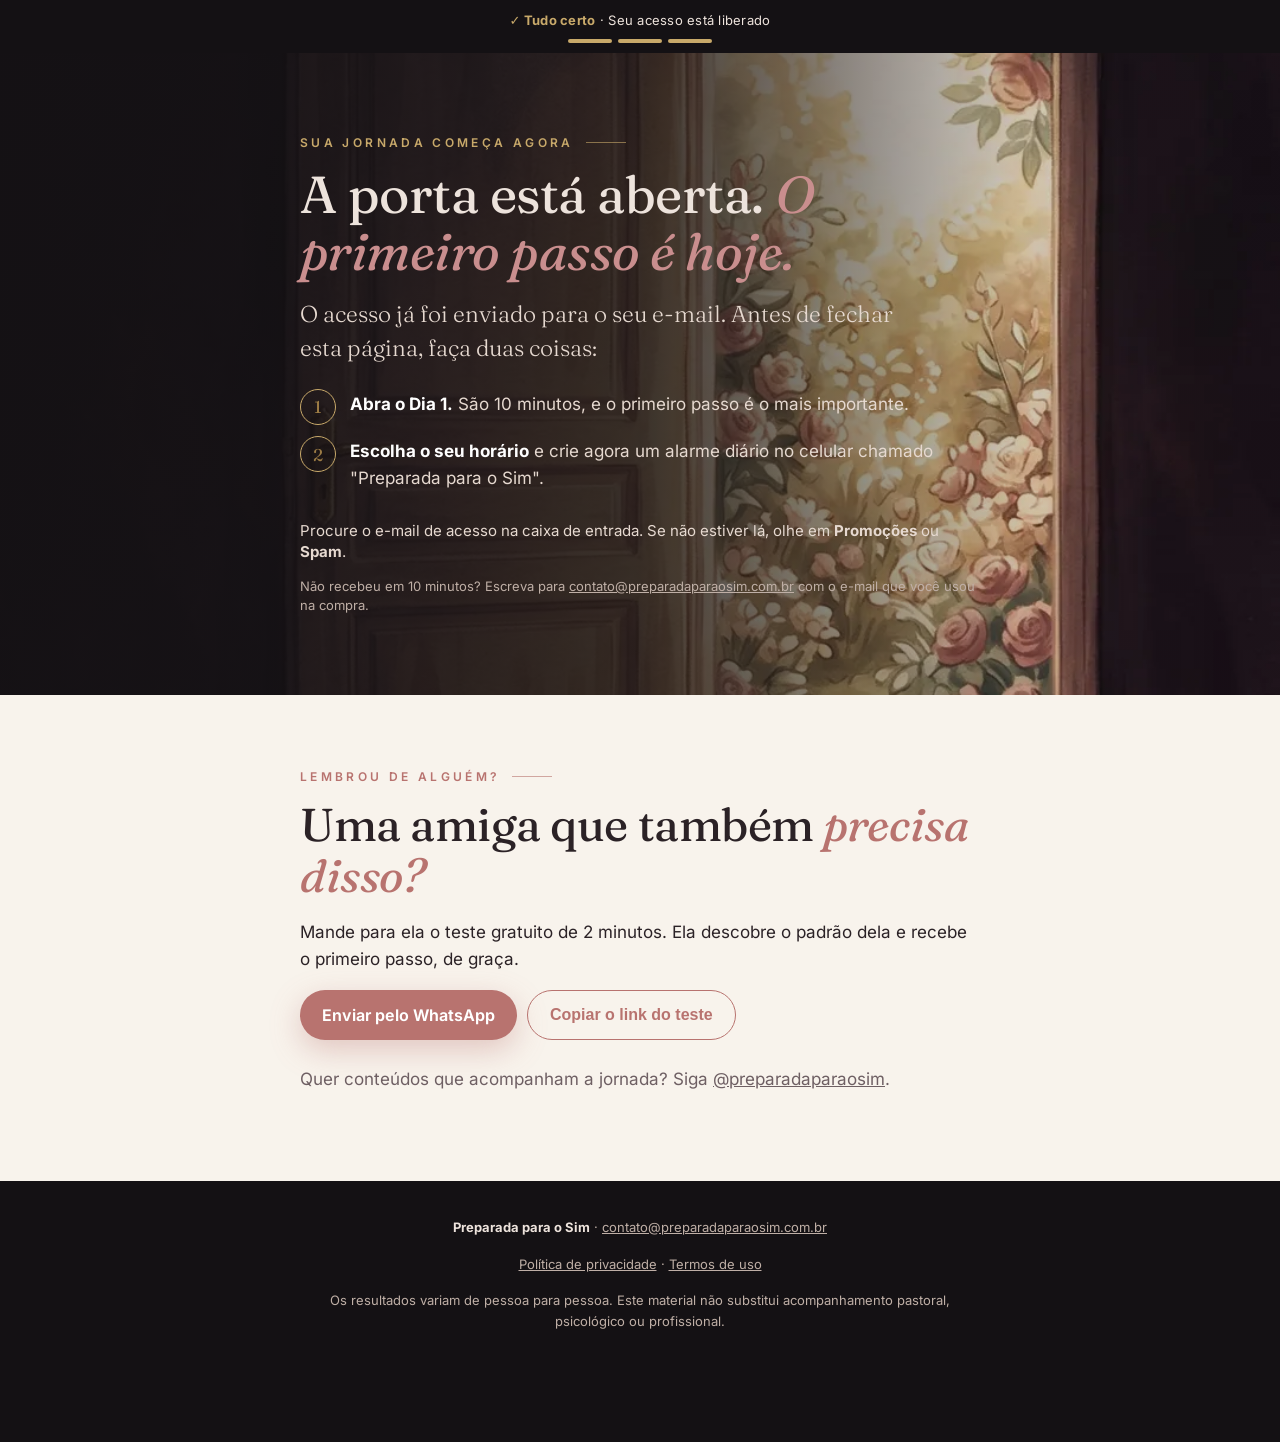
<file: obrigado/index.html>
<!doctype html>
<html lang="pt-BR">
<head>
<meta charset="utf-8">
<meta name="viewport" content="width=device-width,initial-scale=1,viewport-fit=cover">
<title>Sua jornada começa agora · Preparada para o Sim</title>
<meta name="robots" content="noindex,nofollow">
<meta name="theme-color" content="#141114">
<link rel="preload" href="../assets/fonts/fraunces-latin-wght-normal.woff2" as="font" type="font/woff2" crossorigin>
<link rel="stylesheet" href="../css/site.css?v=7"><link rel="stylesheet" href="../css/funil.css?v=2">
<link rel="icon" type="image/png" sizes="32x32" href="/assets/img/favicon-32.png"><link rel="icon" type="image/png" sizes="192x192" href="/assets/img/favicon-192.png"><link rel="apple-touch-icon" href="/assets/img/favicon-180.png">
<script src="../js/config.js?v=10"></script><script src="../js/main.js?v=18"></script><script src="../js/funil.js?v=3"></script>
</head>
<body>
<!--
  OBRIGADO · fim do fluxo (upsell → downsell → aqui)
  Hormozi: "quanto mais rápido as pessoas acessam, mais valorizam" (vitória no Dia 1) e
  pedido de indicação no pico de entusiasmo ($100M Leads). A UTM card_amiga mede as vendas que vêm daqui.
-->

<div class="fn-top"><b>✓ Tudo certo</b> · Seu acesso está liberado<div class="fn-steps" aria-hidden="true"><i class="ok"></i><i class="ok"></i><i class="ok"></i></div></div>

<header class="fn-hero" style="background-image:url(../assets/img/encerramento.webp)">
 <div class="wrap narrow">
  <div class="label">Sua jornada começa agora</div>
  <h1>A porta está aberta. <em>O primeiro passo é hoje.</em></h1>
  <p class="lead">O acesso já foi enviado para o seu e-mail. Antes de fechar esta página, faça duas coisas:</p>
  <ol class="steps" style="color:#E6D9D0;margin-top:6px">
   <li><b style="color:#fff">Abra o Dia 1.</b> São 10 minutos, e o primeiro passo é o mais importante.</li>
   <li><b style="color:#fff">Escolha o seu horário</b> e crie agora um alarme diário no celular chamado "Preparada para o Sim".</li>
  </ol>
  <a href="#" class="btn" data-area>Abrir o Dia 1</a>
  <p class="fn-note fn-hide" data-sem-area style="font-size:15px;color:#E6D9D0">Procure o e-mail de acesso na caixa de entrada. Se não estiver lá, olhe em <b>Promoções</b> ou <b>Spam</b>.</p>
  <p class="fn-note" style="margin-top:14px">Não recebeu em 10 minutos? Escreva para <a href="mailto:contato@preparadaparaosim.com.br">contato@preparadaparaosim.com.br</a> com o e-mail que você usou na compra.</p>
 </div>
</header>

<section class="light">
 <div class="wrap narrow">
  <div class="label">Lembrou de alguém?</div>
  <h2>Uma amiga que também <em>precisa disso?</em></h2>
  <p>Mande para ela o teste gratuito de 2 minutos. Ela descobre o padrão dela e recebe o primeiro passo, de graça.</p>
  <div class="fn-share">
   <a href="#" class="btn" data-whats target="_blank" rel="noopener">Enviar pelo WhatsApp</a>
   <button type="button" class="btn ghost" data-copiar>Copiar o link do teste</button>
  </div>
  <p class="muted fn-hide" data-insta style="margin-top:26px">Quer conteúdos que acompanham a jornada? Siga <a href="#" target="_blank" rel="noopener"></a>.</p>
 </div>
</section>

<footer>
 <div class="wrap">
  <p><b style="color:#EDE3DC">Preparada para o Sim</b> · <a href="mailto:contato@preparadaparaosim.com.br">contato@preparadaparaosim.com.br</a></p>
  <p><a href="../privacidade/">Política de privacidade</a> · <a href="../termos/">Termos de uso</a></p>
  <p style="max-width:640px;margin:14px auto 0">Os resultados variam de pessoa para pessoa. Este material não substitui acompanhamento pastoral, psicológico ou profissional.</p>
 </div>
</footer>
</body>
</html>
</file>
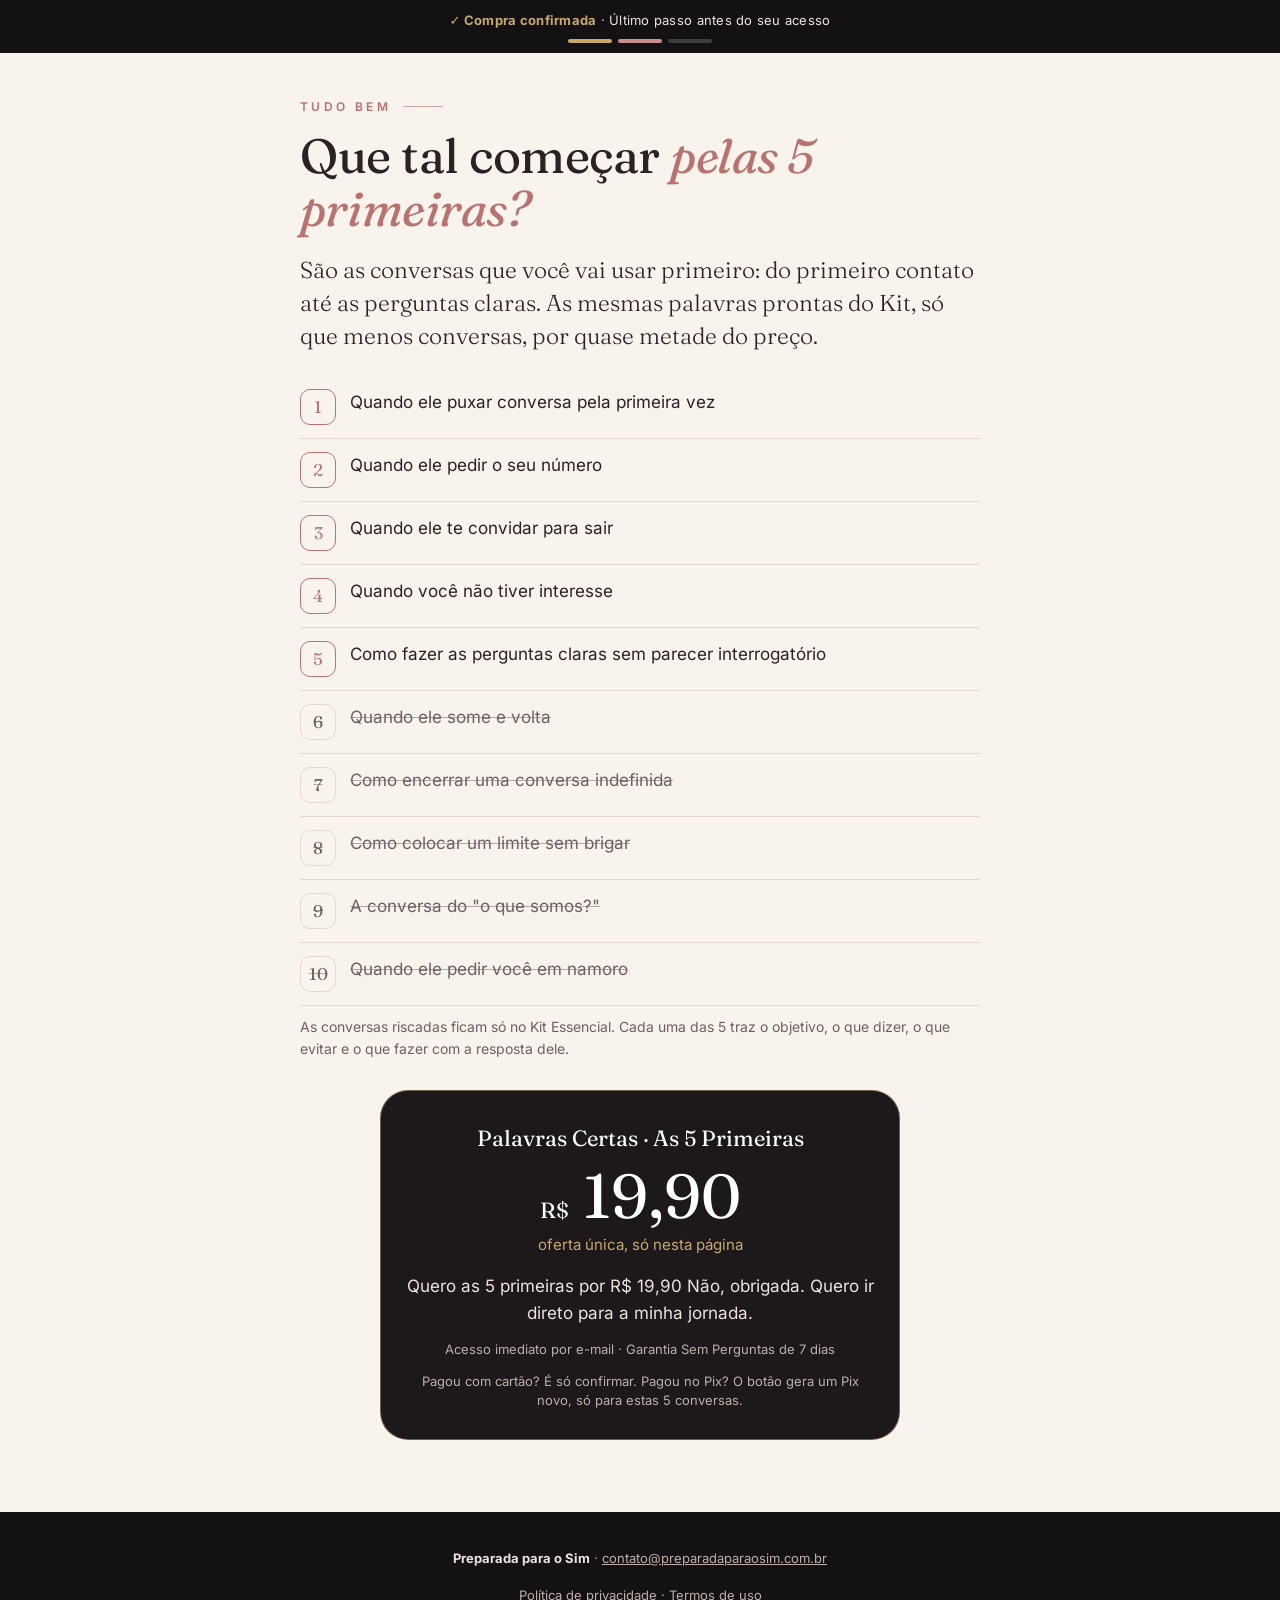
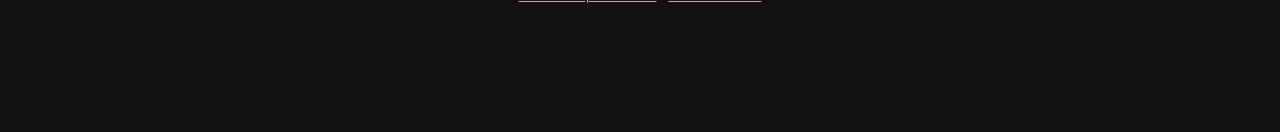
<file: palavras-certas-5/index.html>
<!doctype html>
<html lang="pt-BR">
<head>
<meta charset="utf-8">
<meta name="viewport" content="width=device-width,initial-scale=1,viewport-fit=cover">
<title>Que tal começar pelas 5 primeiras?</title>
<meta name="robots" content="noindex,nofollow">
<meta name="theme-color" content="#141114">
<link rel="preload" href="../assets/fonts/fraunces-latin-wght-normal.woff2" as="font" type="font/woff2" crossorigin>
<link rel="preload" href="../assets/fonts/inter-latin-wght-normal.woff2" as="font" type="font/woff2" crossorigin>
<link rel="stylesheet" href="../css/site.css?v=7"><link rel="stylesheet" href="../css/funil.css?v=2">
<link rel="icon" type="image/png" sizes="32x32" href="/assets/img/favicon-32.png"><link rel="icon" type="image/png" sizes="192x192" href="/assets/img/favicon-192.png"><link rel="apple-touch-icon" href="/assets/img/favicon-180.png">
<script src="../js/config.js?v=10"></script><script src="../js/main.js?v=18"></script><script src="../js/funil.js?v=3"></script>
</head>
<body style="background:var(--cream)">
<!--
  DOWNSELL · Palavras Certas · As 5 Primeiras (R$ 19,90)
  Hormozi, $100M Money Models: Feature Downsell. Tira parte do conteúdo e baixa o preço, sem dar desconto no mesmo produto.
  Mostra com transparência o que fica de fora. A recusa leva à página de obrigado.
-->

<div class="fn-top"><b>✓ Compra confirmada</b> · Último passo antes do seu acesso<div class="fn-steps" aria-hidden="true"><i class="ok"></i><i class="now"></i><i></i></div></div>

<section class="light" style="padding-top:44px">
 <div class="wrap narrow" data-oferta>
  <div class="label">Tudo bem</div>
  <h1 style="font-size:clamp(30px,6vw,48px)">Que tal começar <em style="color:var(--rose-d)">pelas 5 primeiras?</em></h1>
  <p class="lead">São as conversas que você vai usar primeiro: do primeiro contato até as perguntas claras. As mesmas palavras prontas do Kit, só que menos conversas, por quase metade do preço.</p>

  <ol class="fn-list" style="margin-top:22px">
   <li>Quando ele puxar conversa pela primeira vez</li>
   <li>Quando ele pedir o seu número</li>
   <li>Quando ele te convidar para sair</li>
   <li>Quando você não tiver interesse</li>
   <li>Como fazer as perguntas claras sem parecer interrogatório</li>
   <li class="off">Quando ele some e volta</li>
   <li class="off">Como encerrar uma conversa indefinida</li>
   <li class="off">Como colocar um limite sem brigar</li>
   <li class="off">A conversa do "o que somos?"</li>
   <li class="off">Quando ele pedir você em namoro</li>
  </ol>
  <p class="muted" style="font-size:14px;margin-top:10px">As conversas riscadas ficam só no Kit Essencial. Cada uma das 5 traz o objetivo, o que dizer, o que evitar e o que fazer com a resposta dele.</p>

  <div class="pricebox" style="margin-top:30px">
   <div style="font-family:'Fraunces';font-size:22px;color:#fff">Palavras Certas · As 5 Primeiras</div>
   <div class="now" style="margin-top:8px"><small>R$</small> <span data-preco-kit5>19,90</span></div>
   <div class="per">oferta única, só nesta página</div>
   <div data-cakto-widget><!-- Botão de 1 clique da Cakto (Gerador de upsell): oferta 3a8cueo (downsell); recusa → /obrigado/ -->
    <cakto-upsell-buttons>
     <cakto-upsell-accept bg-color="#B8736F" text-color="#ffffff" upsell-accept-url="members_area" offer-id="3a8cueo" app-base-url="https://app.cakto.com.br" offer-type="downsell" upsell-reject-url="https://preparadaparaosim.com.br/obrigado/">Quero as 5 primeiras por R$ 19,90</cakto-upsell-accept>
     <cakto-upsell-reject upsell-reject-url="https://preparadaparaosim.com.br/obrigado/">Não, obrigada. Quero ir direto para a minha jornada.</cakto-upsell-reject>
    </cakto-upsell-buttons>
    <script src="https://caktoscripts.nyc3.cdn.digitaloceanspaces.com/upsell.js"></script>
   </div>
   <a href="#" class="btn block" data-sim="KIT5_LINK"><span>Quero as 5 primeiras por R$&nbsp;<span data-preco-kit5>19,90</span></span></a>
   <p class="small" style="margin:12px 0 0">Acesso imediato por e-mail · Garantia Sem Perguntas de 7 dias</p>
   <p class="fn-note">Pagou com cartão? É só confirmar. Pagou no Pix? O botão gera um Pix novo, só para estas 5 conversas.</p>
  </div>
  <a href="../obrigado/" class="fn-no" data-next>Não, obrigada. Quero ir direto para a minha jornada.</a>
 </div>
</section>

<footer>
 <div class="wrap">
  <p><b style="color:#EDE3DC">Preparada para o Sim</b> · <a href="mailto:contato@preparadaparaosim.com.br">contato@preparadaparaosim.com.br</a></p>
  <p><a href="../privacidade/">Política de privacidade</a> · <a href="../termos/">Termos de uso</a></p>
 </div>
</footer>
</body>
</html>
</file>
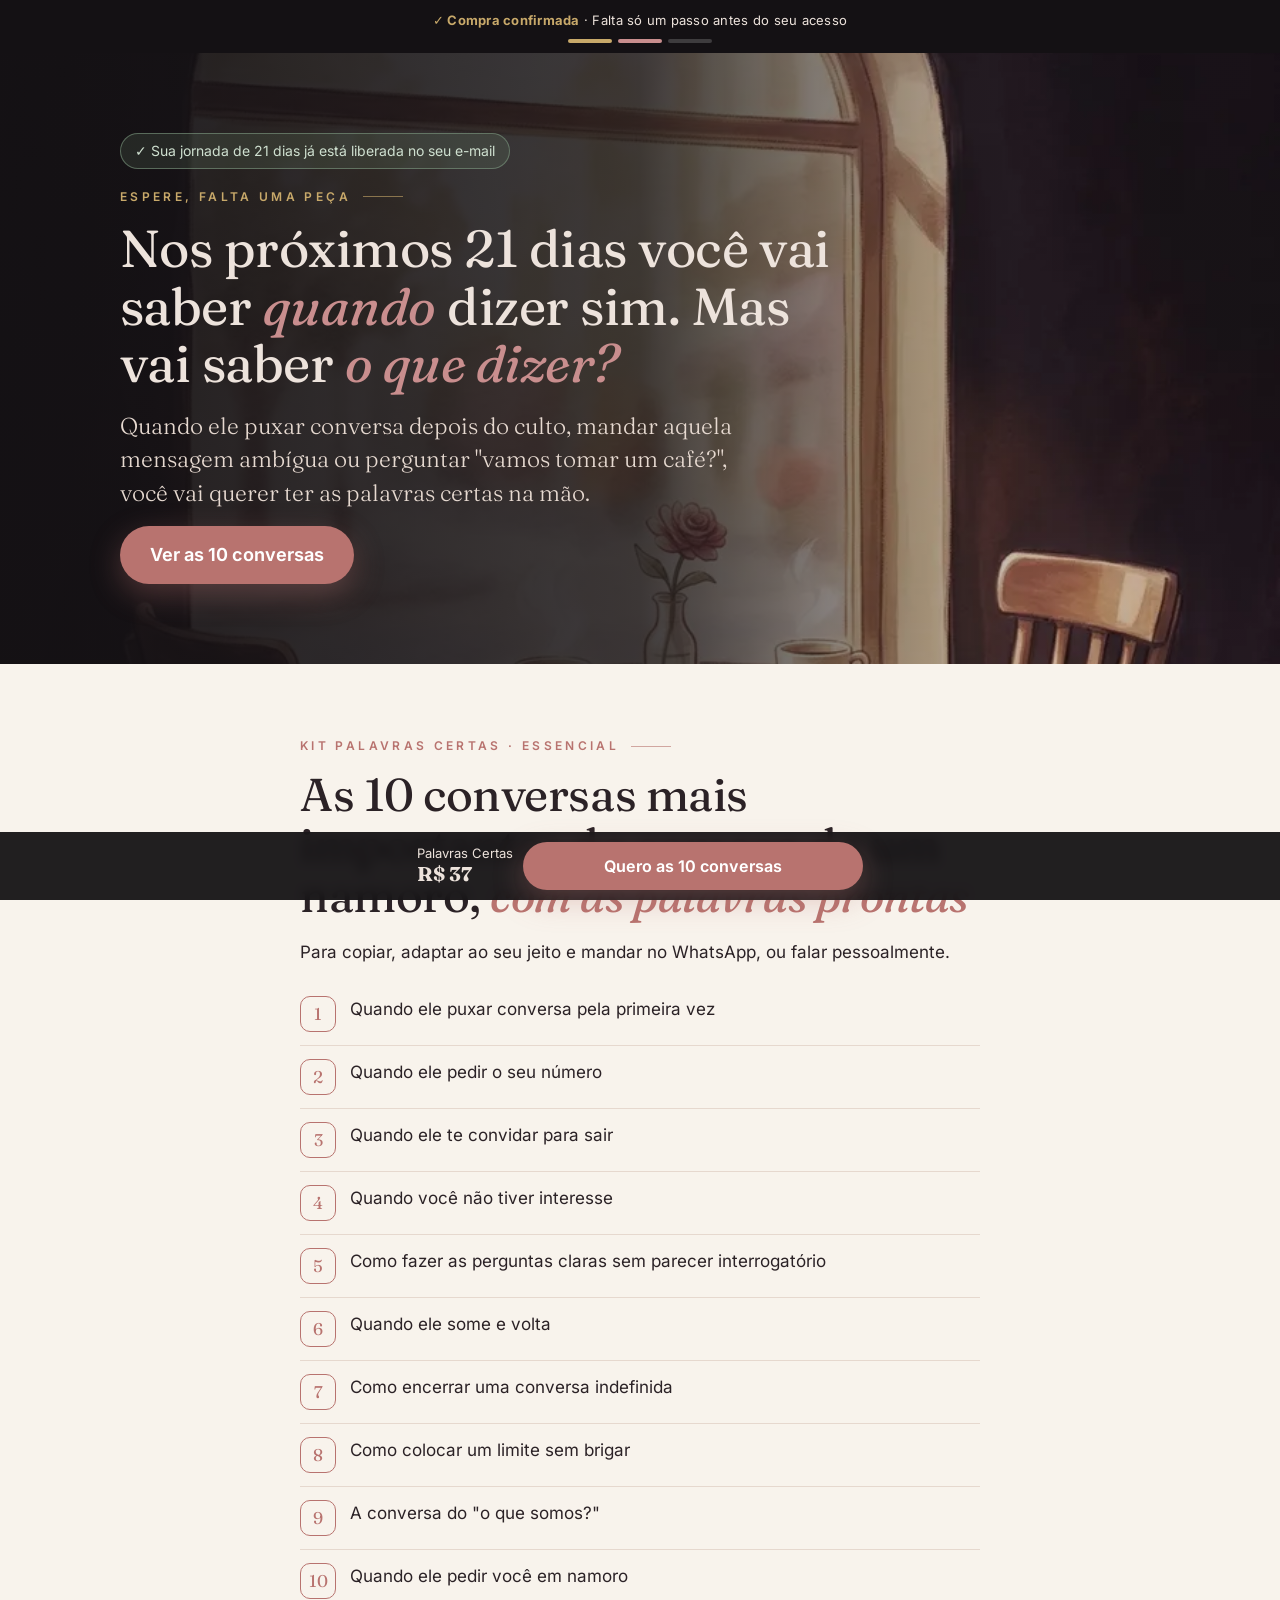
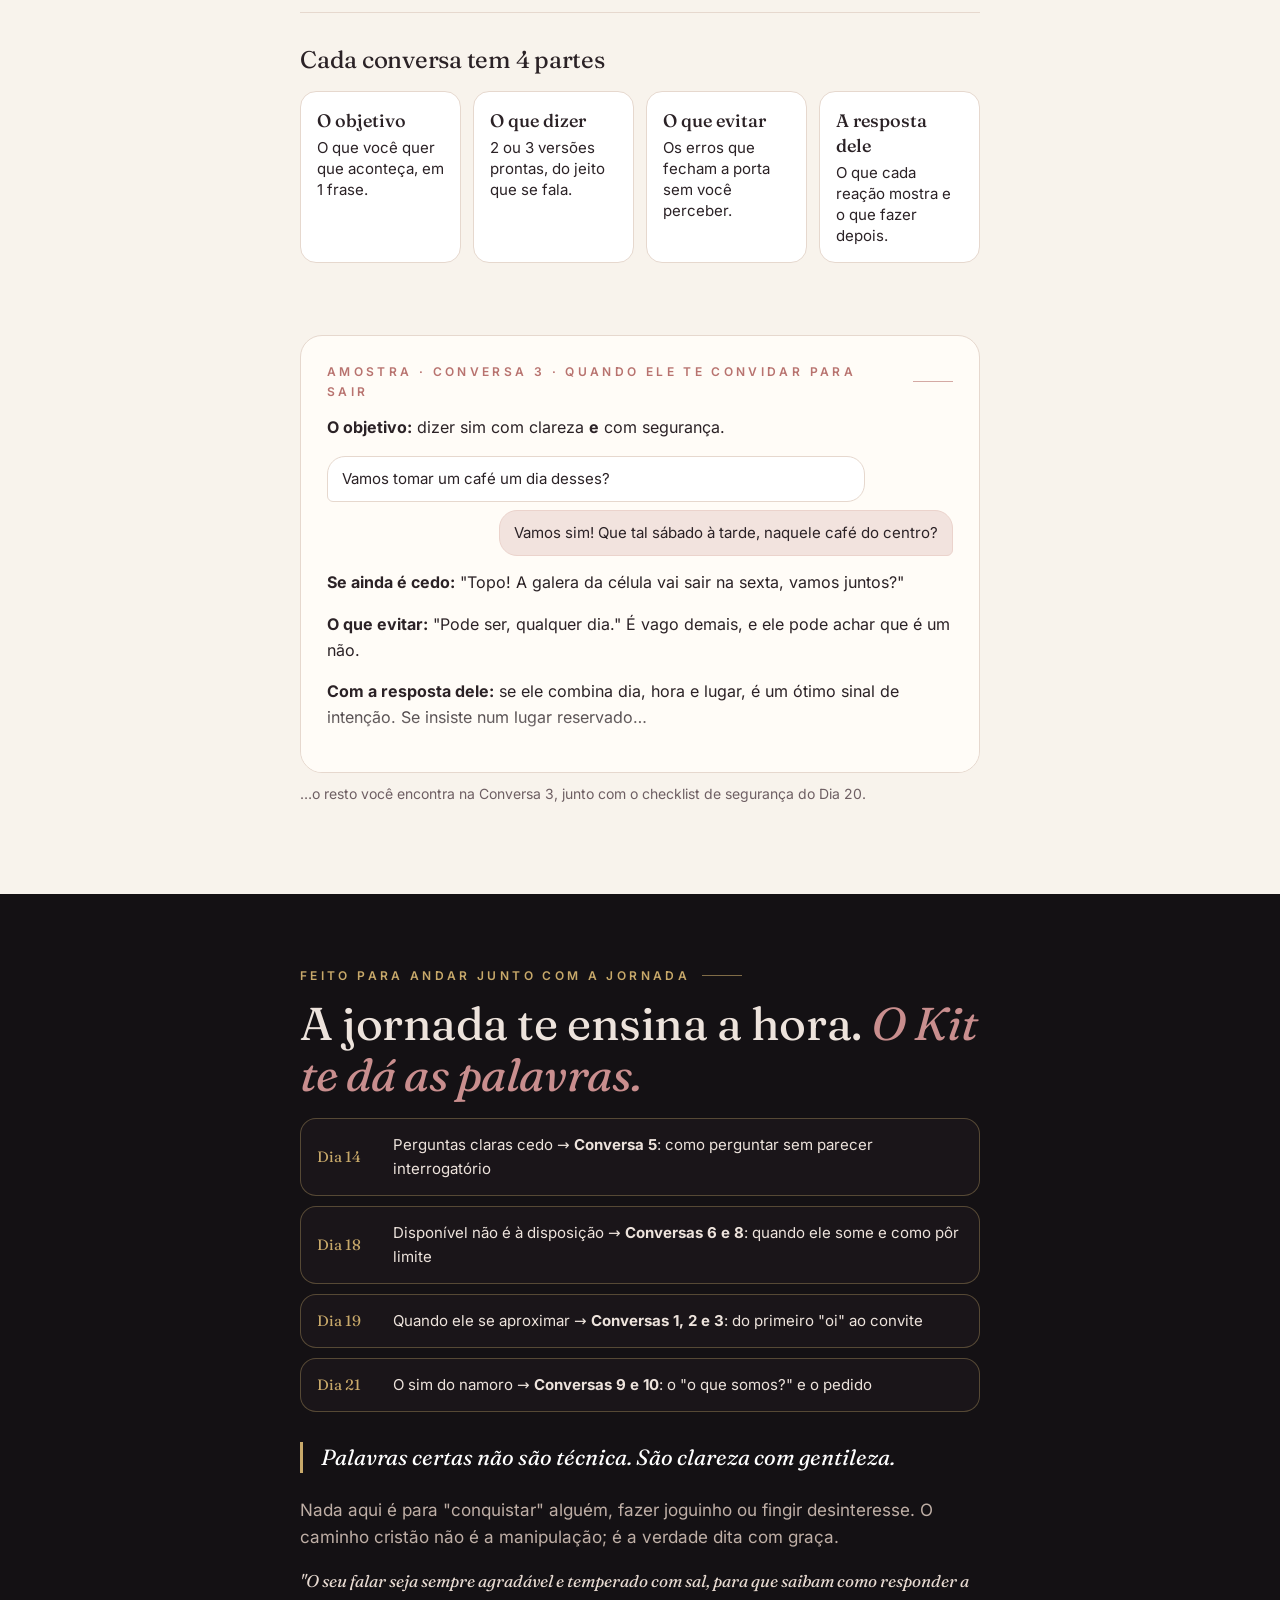
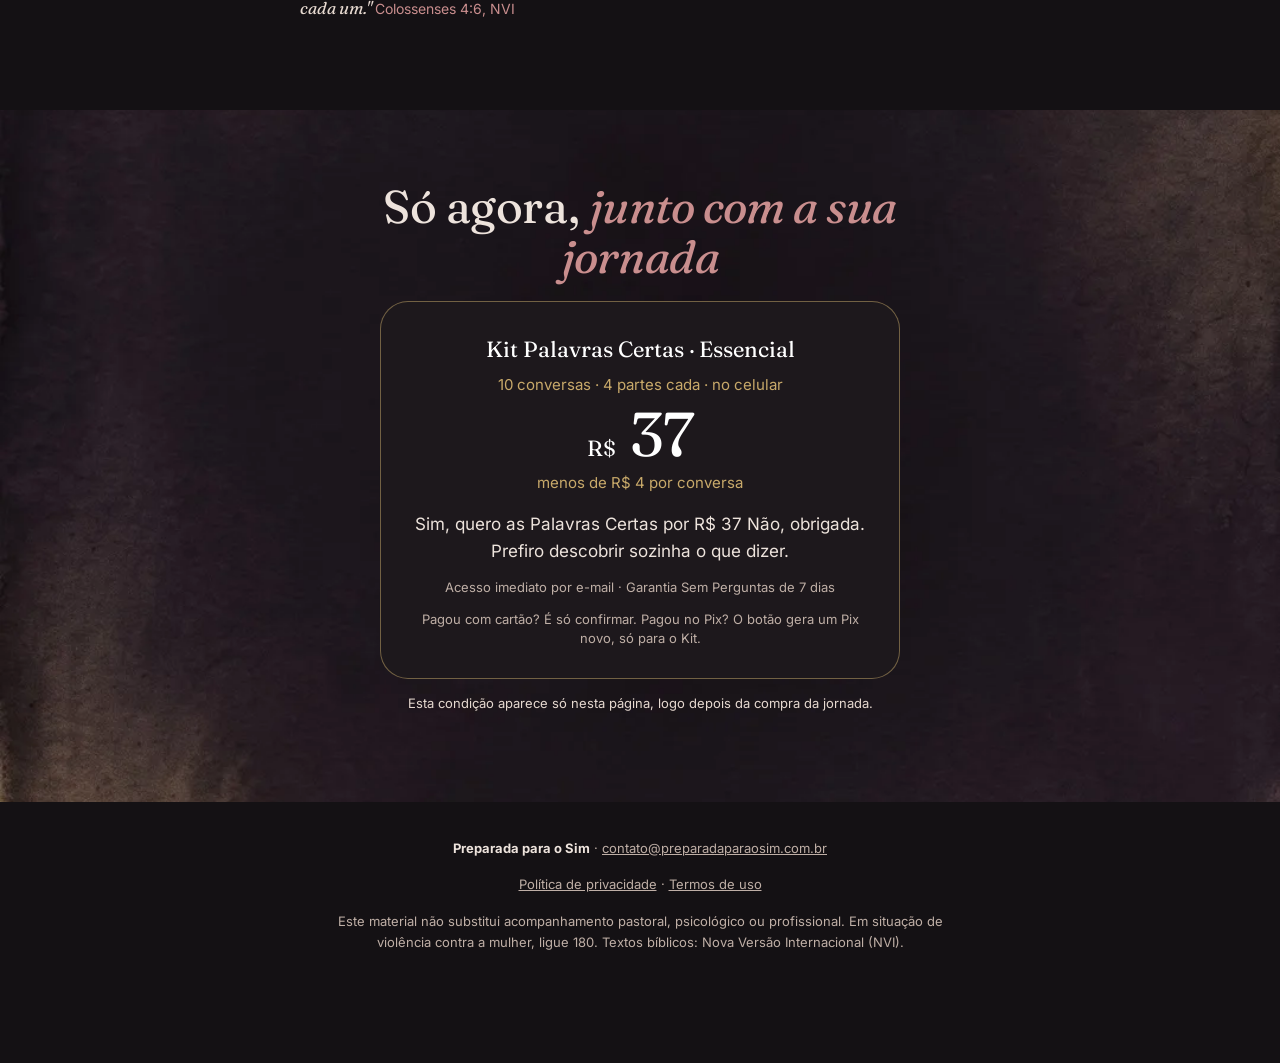
<file: palavras-certas/index.html>
<!doctype html>
<html lang="pt-BR">
<head>
<meta charset="utf-8">
<meta name="viewport" content="width=device-width,initial-scale=1,viewport-fit=cover">
<title>Sua jornada está liberada · falta uma peça</title>
<meta name="robots" content="noindex,nofollow">
<meta name="theme-color" content="#141114">
<link rel="preload" href="../assets/fonts/fraunces-latin-wght-normal.woff2" as="font" type="font/woff2" crossorigin>
<link rel="preload" href="../assets/fonts/inter-latin-wght-normal.woff2" as="font" type="font/woff2" crossorigin>
<link rel="stylesheet" href="../css/site.css?v=7"><link rel="stylesheet" href="../css/funil.css?v=2">
<link rel="icon" type="image/png" sizes="32x32" href="/assets/img/favicon-32.png"><link rel="icon" type="image/png" sizes="192x192" href="/assets/img/favicon-192.png"><link rel="apple-touch-icon" href="/assets/img/favicon-180.png">
<script src="../js/config.js?v=10"></script><script src="../js/main.js?v=18"></script><script src="../js/funil.js?v=3"></script>
</head>
<body>
<!--
  UPSELL · Kit Palavras Certas · Essencial (R$ 37)
  Hormozi, $100M Money Models: Classic Upsell ("você não pode ter X sem Y"), oferecido no momento de compra mais intensa,
  com a recusa escrita como uma frase de "não" (dizer não para dizer sim). Sem âncora riscada: o Kit completo ainda não é vendido.
-->

<div class="fn-top"><b>✓ Compra confirmada</b> · Falta só um passo antes do seu acesso<div class="fn-steps" aria-hidden="true"><i class="ok"></i><i class="now"></i><i></i></div></div>

<!-- 1 · TOPO -->
<header class="fn-hero" style="background-image:url(../assets/img/kit.webp)">
 <div class="wrap">
  <div class="fn-ok">✓ Sua jornada de 21 dias já está liberada no seu e-mail</div>
  <div class="label">Espere, falta uma peça</div>
  <h1>Nos próximos 21 dias você vai saber <em>quando</em> dizer sim. Mas vai saber <em>o que dizer?</em></h1>
  <p class="lead">Quando ele puxar conversa depois do culto, mandar aquela mensagem ambígua ou perguntar "vamos tomar um café?", você vai querer ter as palavras certas na mão.</p>
  <a href="#oferta" class="btn" data-sticky-from>Ver as 10 conversas</a>
 </div>
</header>

<!-- 2 · O QUE É -->
<section class="light">
 <div class="wrap narrow">
  <div class="label">Kit Palavras Certas · Essencial</div>
  <h2>As 10 conversas mais importantes do começo de um namoro, <em>com as palavras prontas</em></h2>
  <p>Para copiar, adaptar ao seu jeito e mandar no WhatsApp, ou falar pessoalmente.</p>
  <ol class="fn-list">
   <li>Quando ele puxar conversa pela primeira vez</li>
   <li>Quando ele pedir o seu número</li>
   <li>Quando ele te convidar para sair</li>
   <li>Quando você não tiver interesse</li>
   <li>Como fazer as perguntas claras sem parecer interrogatório</li>
   <li>Quando ele some e volta</li>
   <li>Como encerrar uma conversa indefinida</li>
   <li>Como colocar um limite sem brigar</li>
   <li>A conversa do "o que somos?"</li>
   <li>Quando ele pedir você em namoro</li>
  </ol>
  <h3 style="margin-top:34px">Cada conversa tem 4 partes</h3>
  <div class="fn-parts">
   <div><b>O objetivo</b>O que você quer que aconteça, em 1 frase.</div>
   <div><b>O que dizer</b>2 ou 3 versões prontas, do jeito que se fala.</div>
   <div><b>O que evitar</b>Os erros que fecham a porta sem você perceber.</div>
   <div><b>A resposta dele</b>O que cada reação mostra e o que fazer depois.</div>
  </div>
 </div>
</section>

<!-- 3 · AMOSTRA -->
<section class="light" style="padding-top:0">
 <div class="wrap narrow">
  <div class="sample">
   <div class="label" style="color:var(--rose-d)">Amostra · Conversa 3 · Quando ele te convidar para sair</div>
   <p><b>O objetivo:</b> dizer sim com clareza <b>e</b> com segurança.</p>
   <div class="fn-chat"><p>Vamos tomar um café um dia desses?</p><p class="me">Vamos sim! Que tal sábado à tarde, naquele café do centro?</p></div>
   <p><b>Se ainda é cedo:</b> "Topo! A galera da célula vai sair na sexta, vamos juntos?"</p>
   <p><b>O que evitar:</b> "Pode ser, qualquer dia." É vago demais, e ele pode achar que é um não.</p>
   <p><b>Com a resposta dele:</b> se ele combina dia, hora e lugar, é um ótimo sinal de intenção. Se insiste num lugar reservado…</p>
  </div>
  <p class="muted" style="font-size:14px;margin-top:10px">…o resto você encontra na Conversa 3, junto com o checklist de segurança do Dia 20.</p>
 </div>
</section>

<!-- 4 · ANDA JUNTO COM A JORNADA -->
<section class="dark">
 <div class="wrap narrow">
  <div class="label">Feito para andar junto com a jornada</div>
  <h2>A jornada te ensina a hora. <em>O Kit te dá as palavras.</em></h2>
  <div class="fn-map">
   <div><span>Dia 14</span><p>Perguntas claras cedo → <b>Conversa 5</b>: como perguntar sem parecer interrogatório</p></div>
   <div><span>Dia 18</span><p>Disponível não é à disposição → <b>Conversas 6 e 8</b>: quando ele some e como pôr limite</p></div>
   <div><span>Dia 19</span><p>Quando ele se aproximar → <b>Conversas 1, 2 e 3</b>: do primeiro "oi" ao convite</p></div>
   <div><span>Dia 21</span><p>O sim do namoro → <b>Conversas 9 e 10</b>: o "o que somos?" e o pedido</p></div>
  </div>
  <p class="quote" style="color:#fff;margin-top:30px">Palavras certas não são técnica. São clareza com gentileza.</p>
  <p style="color:var(--dk-mut)">Nada aqui é para "conquistar" alguém, fazer joguinho ou fingir desinteresse. O caminho cristão não é a manipulação; é a verdade dita com graça.</p>
  <p style="color:#E6D9D0;font-family:'Fraunces';font-style:italic">"O seu falar seja sempre agradável e temperado com sal, para que saibam como responder a cada um." <span style="font-style:normal;font-family:Inter;font-size:14px;color:var(--rose)">Colossenses 4:6, NVI</span></p>
 </div>
</section>

<!-- 5 · OFERTA -->
<section class="tex" id="oferta">
 <div class="wrap narrow" data-oferta>
  <h2 style="text-align:center">Só agora, <em>junto com a sua jornada</em></h2>
  <div class="pricebox">
   <div style="font-family:'Fraunces';font-size:22px;color:#fff">Kit Palavras Certas · Essencial</div>
   <div class="per" style="margin:6px 0 4px">10 conversas · 4 partes cada · no celular</div>
   <div class="now"><small>R$</small> <span data-preco-kit>37</span></div>
   <div class="per">menos de R$ 4 por conversa</div>
   <div data-cakto-widget><!-- Botão de 1 clique da Cakto (Gerador de upsell): oferta fbmmpam; recusa → /palavras-certas-5/ -->
    <cakto-upsell-buttons>
     <cakto-upsell-accept bg-color="#B8736F" text-color="#ffffff" upsell-accept-url="members_area" offer-id="fbmmpam" app-base-url="https://app.cakto.com.br" offer-type="upsell" upsell-reject-url="https://preparadaparaosim.com.br/palavras-certas-5/">Sim, quero as Palavras Certas por R$ 37</cakto-upsell-accept>
     <cakto-upsell-reject upsell-reject-url="https://preparadaparaosim.com.br/palavras-certas-5/">Não, obrigada. Prefiro descobrir sozinha o que dizer.</cakto-upsell-reject>
    </cakto-upsell-buttons>
    <script src="https://caktoscripts.nyc3.cdn.digitaloceanspaces.com/upsell.js"></script>
   </div>
   <a href="#" class="btn block" data-sim="KIT_LINK"><span>Sim, quero as Palavras Certas por R$&nbsp;<span data-preco-kit>37</span></span></a>
   <p class="small" style="margin:12px 0 0">Acesso imediato por e-mail · Garantia Sem Perguntas de 7 dias</p>
   <p class="fn-note">Pagou com cartão? É só confirmar. Pagou no Pix? O botão gera um Pix novo, só para o Kit.</p>
  </div>
  <p class="small" style="text-align:center;margin-top:14px;color:#E6D9D0">Esta condição aparece só nesta página, logo depois da compra da jornada.</p>
  <a href="../palavras-certas-5/" class="fn-no" style="color:#E6D9D0" data-next>Não, obrigada. Prefiro descobrir sozinha o que dizer.</a>
 </div>
</section>

<footer>
 <div class="wrap">
  <p><b style="color:#EDE3DC">Preparada para o Sim</b> · <a href="mailto:contato@preparadaparaosim.com.br">contato@preparadaparaosim.com.br</a></p>
  <p><a href="../privacidade/">Política de privacidade</a> · <a href="../termos/">Termos de uso</a></p>
  <p style="max-width:640px;margin:14px auto 0">Este material não substitui acompanhamento pastoral, psicológico ou profissional. Em situação de violência contra a mulher, ligue 180. Textos bíblicos: Nova Versão Internacional (NVI).</p>
 </div>
</footer>

<div class="sticky"><div class="p">Palavras Certas<b>R$ <span data-preco-kit>37</span></b></div><a href="#oferta" class="btn">Quero as 10 conversas</a></div>
</body>
</html>
</file>
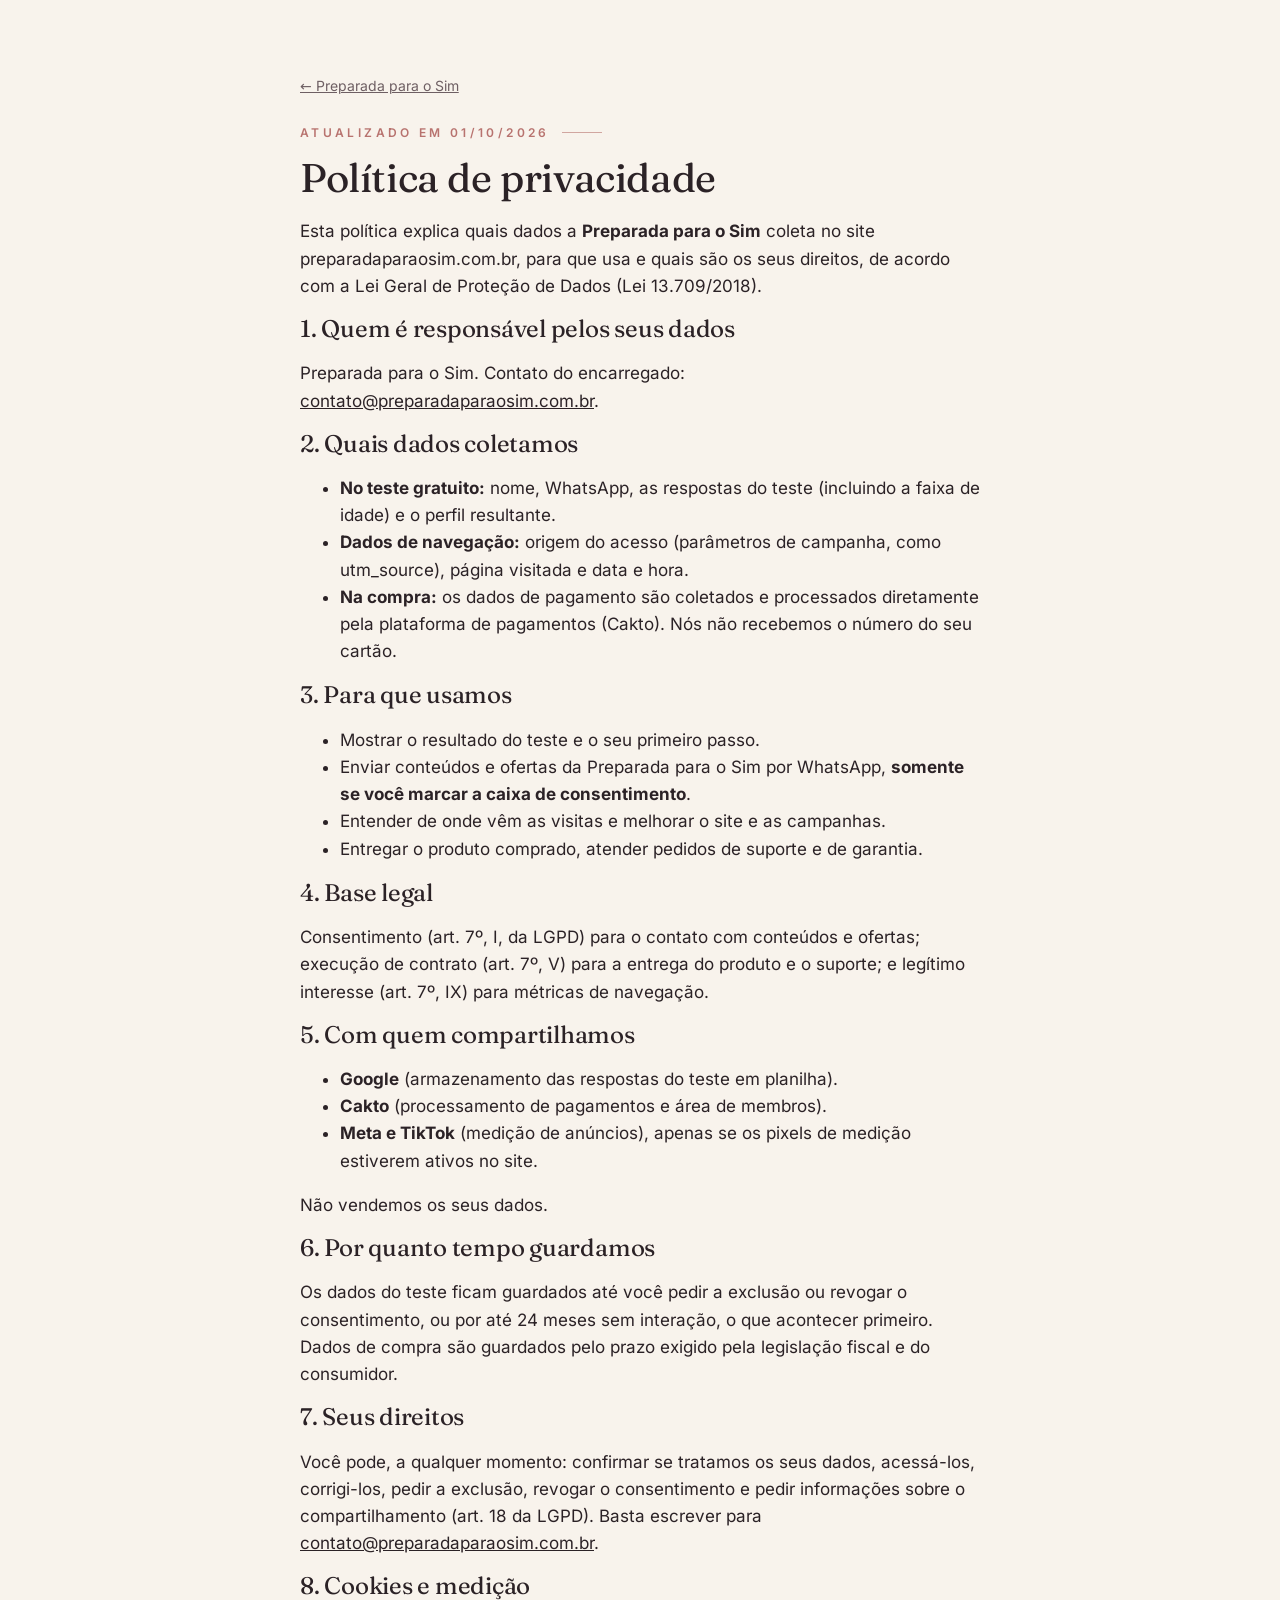
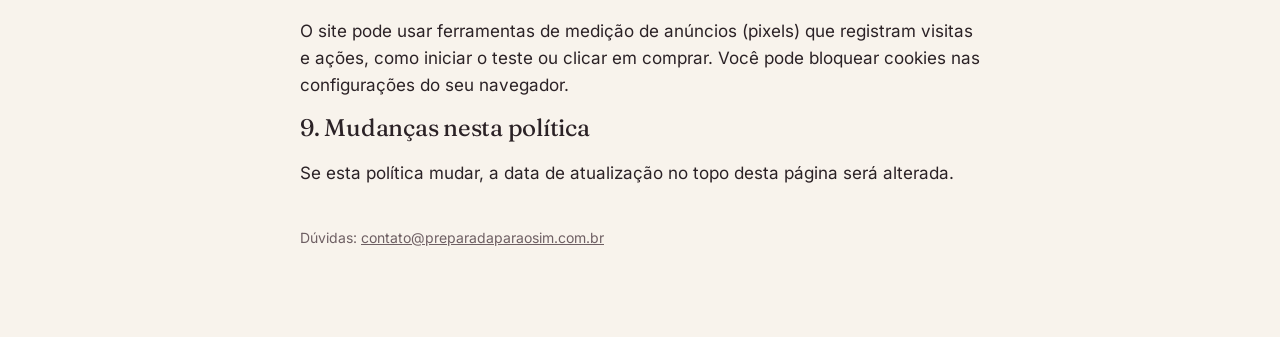
<file: privacidade/index.html>
<!doctype html><html lang="pt-BR"><head><meta charset="utf-8"><meta name="viewport" content="width=device-width,initial-scale=1"><title>Política de privacidade · Preparada para o Sim</title><link rel="stylesheet" href="../css/site.css?v=6"><link rel="icon" type="image/png" sizes="32x32" href="/assets/img/favicon-32.png"><link rel="icon" type="image/png" sizes="192x192" href="/assets/img/favicon-192.png"><link rel="apple-touch-icon" href="/assets/img/favicon-180.png"></head>
<body class="light"><section><div class="wrap narrow"><a href="../" class="muted" style="font-size:14px">← Preparada para o Sim</a><div class="label" style="margin-top:24px">Atualizado em 01/10/2026</div><h1 style="font-size:40px">Política de privacidade</h1>
<p>Esta política explica quais dados a <b>Preparada para o Sim</b> coleta no site preparadaparaosim.com.br, para que usa e quais são os seus direitos, de acordo com a Lei Geral de Proteção de Dados (Lei 13.709/2018).</p>
<h3>1. Quem é responsável pelos seus dados</h3>
<p>Preparada para o Sim. Contato do encarregado: <a href="mailto:contato@preparadaparaosim.com.br">contato@preparadaparaosim.com.br</a>.</p>
<h3>2. Quais dados coletamos</h3>
<ul><li><b>No teste gratuito:</b> nome, WhatsApp, as respostas do teste (incluindo a faixa de idade) e o perfil resultante.</li>
<li><b>Dados de navegação:</b> origem do acesso (parâmetros de campanha, como utm_source), página visitada e data e hora.</li>
<li><b>Na compra:</b> os dados de pagamento são coletados e processados diretamente pela plataforma de pagamentos (Cakto). Nós não recebemos o número do seu cartão.</li></ul>
<h3>3. Para que usamos</h3>
<ul><li>Mostrar o resultado do teste e o seu primeiro passo.</li>
<li>Enviar conteúdos e ofertas da Preparada para o Sim por WhatsApp, <b>somente se você marcar a caixa de consentimento</b>.</li>
<li>Entender de onde vêm as visitas e melhorar o site e as campanhas.</li>
<li>Entregar o produto comprado, atender pedidos de suporte e de garantia.</li></ul>
<h3>4. Base legal</h3>
<p>Consentimento (art. 7º, I, da LGPD) para o contato com conteúdos e ofertas; execução de contrato (art. 7º, V) para a entrega do produto e o suporte; e legítimo interesse (art. 7º, IX) para métricas de navegação.</p>
<h3>5. Com quem compartilhamos</h3>
<ul><li><b>Google</b> (armazenamento das respostas do teste em planilha).</li>
<li><b>Cakto</b> (processamento de pagamentos e área de membros).</li>
<li><b>Meta e TikTok</b> (medição de anúncios), apenas se os pixels de medição estiverem ativos no site.</li></ul>
<p>Não vendemos os seus dados.</p>
<h3>6. Por quanto tempo guardamos</h3>
<p>Os dados do teste ficam guardados até você pedir a exclusão ou revogar o consentimento, ou por até 24 meses sem interação, o que acontecer primeiro. Dados de compra são guardados pelo prazo exigido pela legislação fiscal e do consumidor.</p>
<h3>7. Seus direitos</h3>
<p>Você pode, a qualquer momento: confirmar se tratamos os seus dados, acessá-los, corrigi-los, pedir a exclusão, revogar o consentimento e pedir informações sobre o compartilhamento (art. 18 da LGPD). Basta escrever para <a href="mailto:contato@preparadaparaosim.com.br">contato@preparadaparaosim.com.br</a>.</p>
<h3>8. Cookies e medição</h3>
<p>O site pode usar ferramentas de medição de anúncios (pixels) que registram visitas e ações, como iniciar o teste ou clicar em comprar. Você pode bloquear cookies nas configurações do seu navegador.</p>
<h3>9. Mudanças nesta política</h3>
<p>Se esta política mudar, a data de atualização no topo desta página será alterada.</p><p class="muted" style="margin-top:40px;font-size:14px">Dúvidas: <a href="mailto:contato@preparadaparaosim.com.br">contato@preparadaparaosim.com.br</a></p></div></section></body></html>
</file>
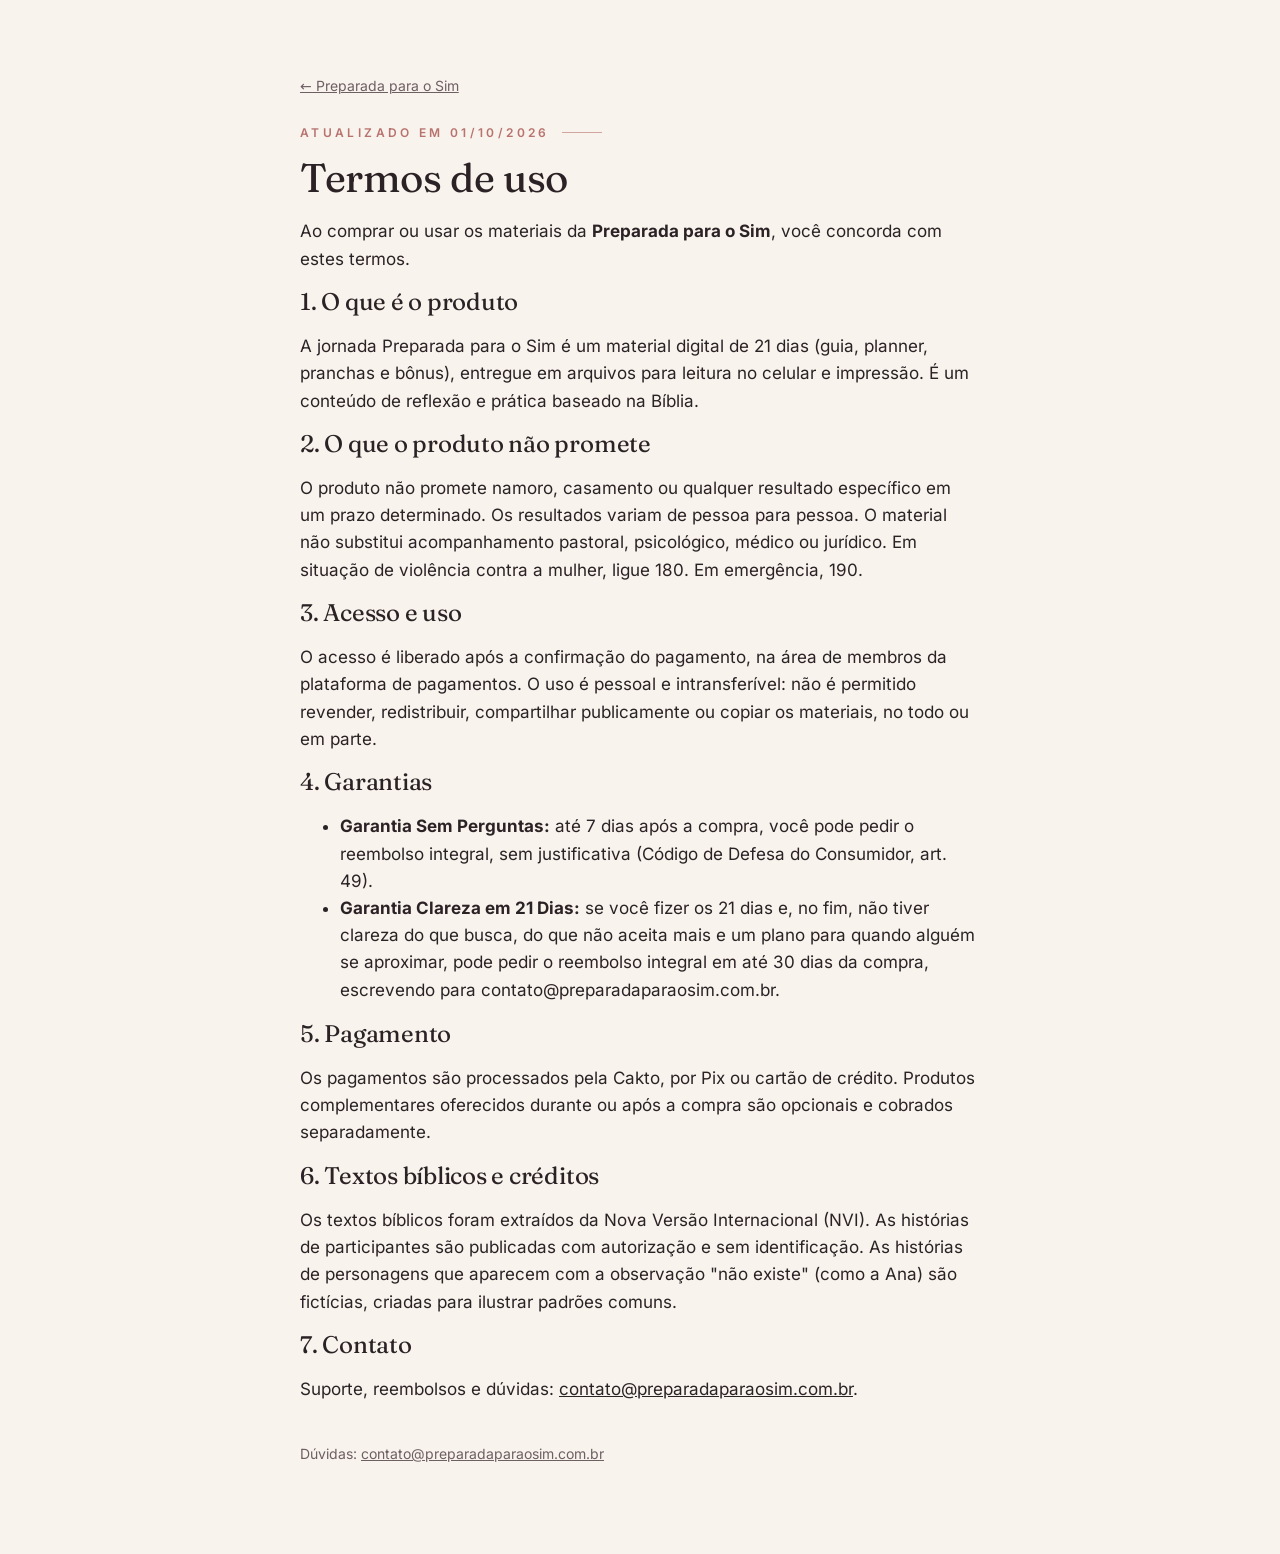
<file: termos/index.html>
<!doctype html><html lang="pt-BR"><head><meta charset="utf-8"><meta name="viewport" content="width=device-width,initial-scale=1"><title>Termos de uso · Preparada para o Sim</title><link rel="stylesheet" href="../css/site.css?v=6"><link rel="icon" type="image/png" sizes="32x32" href="/assets/img/favicon-32.png"><link rel="icon" type="image/png" sizes="192x192" href="/assets/img/favicon-192.png"><link rel="apple-touch-icon" href="/assets/img/favicon-180.png"></head>
<body class="light"><section><div class="wrap narrow"><a href="../" class="muted" style="font-size:14px">← Preparada para o Sim</a><div class="label" style="margin-top:24px">Atualizado em 01/10/2026</div><h1 style="font-size:40px">Termos de uso</h1>
<p>Ao comprar ou usar os materiais da <b>Preparada para o Sim</b>, você concorda com estes termos.</p>
<h3>1. O que é o produto</h3>
<p>A jornada Preparada para o Sim é um material digital de 21 dias (guia, planner, pranchas e bônus), entregue em arquivos para leitura no celular e impressão. É um conteúdo de reflexão e prática baseado na Bíblia.</p>
<h3>2. O que o produto não promete</h3>
<p>O produto não promete namoro, casamento ou qualquer resultado específico em um prazo determinado. Os resultados variam de pessoa para pessoa. O material não substitui acompanhamento pastoral, psicológico, médico ou jurídico. Em situação de violência contra a mulher, ligue 180. Em emergência, 190.</p>
<h3>3. Acesso e uso</h3>
<p>O acesso é liberado após a confirmação do pagamento, na área de membros da plataforma de pagamentos. O uso é pessoal e intransferível: não é permitido revender, redistribuir, compartilhar publicamente ou copiar os materiais, no todo ou em parte.</p>
<h3>4. Garantias</h3>
<ul><li><b>Garantia Sem Perguntas:</b> até 7 dias após a compra, você pode pedir o reembolso integral, sem justificativa (Código de Defesa do Consumidor, art. 49).</li>
<li><b>Garantia Clareza em 21 Dias:</b> se você fizer os 21 dias e, no fim, não tiver clareza do que busca, do que não aceita mais e um plano para quando alguém se aproximar, pode pedir o reembolso integral em até 30 dias da compra, escrevendo para contato@preparadaparaosim.com.br.</li></ul>
<h3>5. Pagamento</h3>
<p>Os pagamentos são processados pela Cakto, por Pix ou cartão de crédito. Produtos complementares oferecidos durante ou após a compra são opcionais e cobrados separadamente.</p>
<h3>6. Textos bíblicos e créditos</h3>
<p>Os textos bíblicos foram extraídos da Nova Versão Internacional (NVI). As histórias de participantes são publicadas com autorização e sem identificação. As histórias de personagens que aparecem com a observação "não existe" (como a Ana) são fictícias, criadas para ilustrar padrões comuns.</p>
<h3>7. Contato</h3>
<p>Suporte, reembolsos e dúvidas: <a href="mailto:contato@preparadaparaosim.com.br">contato@preparadaparaosim.com.br</a>.</p><p class="muted" style="margin-top:40px;font-size:14px">Dúvidas: <a href="mailto:contato@preparadaparaosim.com.br">contato@preparadaparaosim.com.br</a></p></div></section></body></html>
</file>
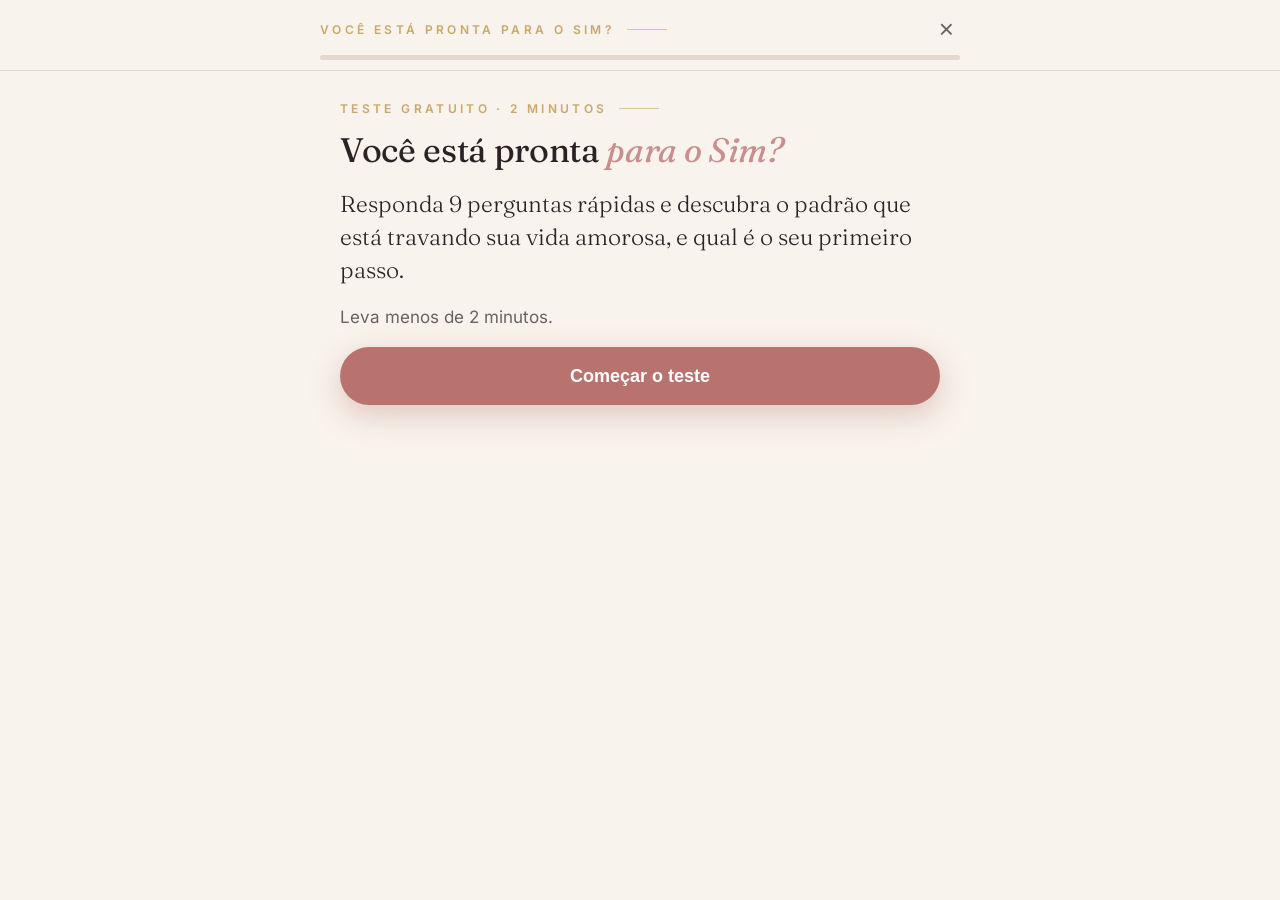
<file: teste/index.html>
<!doctype html>
<html lang="pt-BR">
<head>
<meta charset="utf-8">
<meta name="viewport" content="width=device-width,initial-scale=1,viewport-fit=cover">
<title>Você está pronta para o Sim? · Teste gratuito</title>
<meta name="description" content="Responda 9 perguntas e descubra o padrão que está travando a sua vida amorosa, e o seu primeiro passo. Teste gratuito, 2 minutos.">
<meta property="og:title" content="Você está pronta para o Sim? · Teste gratuito em 2 minutos">
<meta property="og:description" content="Descubra o padrão que está travando a sua vida amorosa, e o seu primeiro passo.">
<meta property="og:image" content="https://preparadaparaosim.com.br/assets/img/og.jpg">
<meta property="og:url" content="https://preparadaparaosim.com.br/teste/">
<meta name="theme-color" content="#F8F3EC">
<link rel="stylesheet" href="../css/site.css?v=6">
<link rel="icon" type="image/png" sizes="32x32" href="/assets/img/favicon-32.png"><link rel="icon" type="image/png" sizes="192x192" href="/assets/img/favicon-192.png"><link rel="apple-touch-icon" href="/assets/img/favicon-180.png">
<!-- Utmify: captura de UTMs (sem mexer no sck) -->
<script src="https://cdn.utmify.com.br/scripts/utms/latest.js" data-utmify-prevent-xcod-sck data-utmify-prevent-subids async defer></script>
<script src="../js/config.js?v=10"></script><script src="../js/main.js?v=18"></script><script src="../js/quiz.js?v=17" defer></script>
</head>
<body data-autoquiz="1" style="background:#F8F3EC">
<noscript><p style="padding:20px">Para fazer o teste, ative o JavaScript do navegador.</p></noscript>
</body>
</html>
</file>
<file: css/site.css>
@font-face{font-family:'Fraunces';src:url(../assets/fonts/fraunces-latin-wght-normal.woff2) format('woff2');font-weight:100 900;font-style:normal;font-display:swap}
@font-face{font-family:'Fraunces';src:url(../assets/fonts/fraunces-latin-wght-italic.woff2) format('woff2');font-weight:100 900;font-style:italic;font-display:swap}
@font-face{font-family:'Inter';src:url(../assets/fonts/inter-latin-wght-normal.woff2) format('woff2');font-weight:100 900;font-style:normal;font-display:swap}
@font-face{font-family:'Inter';src:url(../assets/fonts/inter-latin-wght-italic.woff2) format('woff2');font-weight:100 900;font-style:italic;font-display:swap}
:root{--dk:#141114;--dk2:#1D181C;--dk-txt:#EDE3DC;--dk-mut:#BFAFA6;--rose:#C98E8E;--gold:#C8A96A;--cream:#F8F3EC;--ink:#2B2226;--mut:#6E5F63;
--rose-d:#B8736F;--gold-d:#9C7C45;--sage:#6F8F72;--wine:#9E3B3B;--rose-l:#F2E3DE;--line:#E6D8CE;--r:22px;--w:1080px}
*{box-sizing:border-box}html{scroll-behavior:smooth;-webkit-text-size-adjust:100%}
body{margin:0;background:var(--cream);color:var(--ink);font-family:'Inter',system-ui,sans-serif;font-size:17px;line-height:1.6}
img{max-width:100%;display:block}
a{color:inherit}
.wrap{max-width:var(--w);margin:0 auto;padding:0 20px}
.narrow{max-width:720px;margin:0 auto}
section{padding:72px 0}
.dark{background:var(--dk);color:var(--dk-txt)}
.tex{background:var(--dk) url(../assets/img/textura.webp) center/cover;color:var(--dk-txt)}
.label{font-weight:600;letter-spacing:.28em;text-transform:uppercase;font-size:12px;color:var(--gold);display:flex;align-items:center;gap:12px;margin-bottom:14px}
.label::after{content:"";width:40px;height:1px;background:currentColor;opacity:.6}
.light .label{color:var(--rose-d)}
h1,h2,h3{font-family:'Fraunces',Georgia,serif;font-weight:420;line-height:1.1;letter-spacing:-.01em;margin:0 0 18px}
h1{font-size:clamp(36px,6.4vw,64px)}h2{font-size:clamp(30px,4.6vw,46px)}h3{font-size:24px}
h1 em,h2 em{font-style:italic;color:var(--rose)}
.light h2 em{color:var(--rose-d)}
p{margin:0 0 16px}
.lead{font-family:'Fraunces';font-weight:300;font-size:clamp(19px,2.4vw,23px);line-height:1.45}
.muted{color:var(--mut)}.dark .muted{color:var(--dk-mut)}
.btn{display:inline-flex;align-items:center;justify-content:center;gap:10px;background:var(--rose-d);color:#fff;font-weight:650;font-size:18px;text-decoration:none;border:0;border-radius:999px;padding:18px 30px;cursor:pointer;box-shadow:0 10px 30px rgba(184,115,111,.35);transition:transform .15s,box-shadow .15s;text-align:center;line-height:1.25}
.btn:hover{transform:translateY(-1px);box-shadow:0 14px 34px rgba(184,115,111,.45)}
.btn.gold{background:var(--gold);color:#1B1518;box-shadow:0 10px 30px rgba(200,169,106,.3)}
.btn.block{display:flex;width:100%}
.link2{display:inline-block;margin-top:16px;color:var(--dk-mut);font-size:15px;text-decoration:underline;text-underline-offset:3px}
.chips{display:flex;flex-wrap:wrap;gap:10px;margin-top:22px}
.chip{border:1px solid rgba(200,169,106,.6);border-radius:999px;padding:7px 15px;font-size:13px;letter-spacing:.04em}
/* hero */
.hero{position:relative;min-height:92vh;display:flex;align-items:flex-end;padding:0;background:var(--dk) url(../assets/img/hero-mobile.webp) center/cover;color:var(--dk-txt)}
.hero::before{content:"";position:absolute;inset:0;background:linear-gradient(180deg,rgba(20,17,20,.92) 0%,rgba(20,17,20,.65) 45%,rgba(20,17,20,.35) 70%,rgba(20,17,20,.9) 100%)}
.hero .wrap{position:relative;padding-top:60px;padding-bottom:56px;width:100%}
.hero .pre{font-size:14px;letter-spacing:.06em;color:var(--gold);margin-bottom:14px}
.hero h1{max-width:760px}
.hero .lead{max-width:640px;color:#E6D9D0}
.trust{display:flex;flex-wrap:wrap;gap:8px 18px;margin-top:22px;font-size:14px;color:var(--dk-mut)}
.trust span::before{content:"✓ ";color:var(--gold)}
@media(min-width:900px){.hero{background-image:url(../assets/img/hero-desktop.webp);align-items:center}.hero::before{background:linear-gradient(90deg,rgba(20,17,20,.95) 0%,rgba(20,17,20,.8) 45%,rgba(20,17,20,.1) 75%)}.hero .wrap{padding-top:80px;padding-bottom:80px}}
/* listas */
.yes{list-style:none;padding:0;margin:0 0 24px}
.yes li{padding:14px 0 14px 38px;border-bottom:1px solid var(--line);position:relative;font-size:18px}
.yes li::before{content:"";position:absolute;left:4px;top:20px;width:18px;height:18px;border:2px solid var(--rose-d);border-radius:5px}
.cards{display:grid;gap:16px}
@media(min-width:800px){.cards.c3{grid-template-columns:repeat(3,1fr)}.cards.c2{grid-template-columns:1fr 1fr}}
.card{background:#fff;border:1px solid var(--line);border-radius:var(--r);padding:24px}
.dark .card{background:rgba(29,24,28,.78);border-color:rgba(200,169,106,.35)}
.card h3{margin-bottom:8px}
.card .k{font-size:12px;letter-spacing:.24em;text-transform:uppercase;color:var(--gold);font-weight:600}
.cmp{width:100%;border-collapse:collapse;font-size:16px}
.cmp td,.cmp th{padding:14px;border-bottom:1px solid var(--line);vertical-align:top;text-align:left}
.cmp th{font-size:12px;letter-spacing:.2em;text-transform:uppercase;color:var(--rose-d)}
.quote{font-family:'Fraunces';font-style:italic;font-size:22px;line-height:1.4;border-left:3px solid var(--gold);padding-left:18px;margin:24px 0}
.weeks{display:grid;gap:16px}
@media(min-width:800px){.weeks{grid-template-columns:repeat(3,1fr)}}
.week{border-radius:var(--r);overflow:hidden;background:var(--dk2);color:var(--dk-txt);display:flex;flex-direction:column}
.week .img{aspect-ratio:4/3;background-size:cover;background-position:center 70%}
.week .t{padding:20px 22px 24px}.week b{font-family:'Fraunces';font-weight:300;font-size:44px;color:var(--gold);line-height:1}
.week i{font-family:'Fraunces';font-size:28px;margin-left:8px}
.week .end{margin-top:12px;font-size:14px;color:var(--gold)}
.story{background:#fff;border-radius:var(--r);padding:28px;border:1px solid var(--line)}
.tag{display:inline-block;font-size:12px;letter-spacing:.14em;text-transform:uppercase;color:var(--mut);border:1px solid var(--line);border-radius:999px;padding:4px 10px;margin-bottom:12px}
.mocks{display:flex;gap:14px;overflow-x:auto;scroll-snap-type:x mandatory;padding:6px 2px 18px;margin:0 -20px;padding-left:20px}
.mocks img{flex:0 0 auto;width:min(62vw,260px);height:auto;scroll-snap-align:start}
@media(min-width:900px){.mocks{justify-content:center;overflow:visible}.mocks img{width:220px}}
.sample{background:#FFFCF7;border:1px solid var(--line);border-radius:var(--r);padding:26px;font-size:16px;position:relative;overflow:hidden}
.sample::after{content:"";position:absolute;left:0;right:0;bottom:0;height:70px;background:linear-gradient(transparent,#FFFCF7)}
.steps{counter-reset:s;list-style:none;padding:0}
.steps li{counter-increment:s;padding:10px 0 10px 50px;position:relative}
.steps li::before{content:counter(s);position:absolute;left:0;top:8px;width:34px;height:34px;border-radius:50%;border:1.5px solid var(--gold);color:var(--gold-d);display:flex;align-items:center;justify-content:center;font-family:'Fraunces'}
.stack .item{display:flex;gap:16px;padding:20px 0;border-bottom:1px solid rgba(200,169,106,.25)}
.stack .ico{flex:0 0 44px;height:44px;border-radius:12px;background:rgba(200,169,106,.15);color:var(--gold);display:flex;align-items:center;justify-content:center;font-family:'Fraunces';font-size:20px}
.stack h3{font-size:21px;margin:0 0 4px}.stack p{margin:0;color:var(--dk-mut);font-size:16px}
.stack .res{font-style:italic;color:var(--rose)!important;margin-top:4px!important;font-size:15px!important}
.testis{display:grid;gap:16px}
@media(min-width:800px){.testis{grid-template-columns:1fr 1fr}}
.testi{background:#fff;border:1px solid var(--line);border-radius:var(--r);padding:24px;font-size:16px}
.testi b.hl{font-weight:650}
.testi .who{margin-top:12px;font-weight:600;color:var(--rose-d);font-size:14px}
.seal{font-size:13px;color:var(--mut);text-align:center;margin-top:18px}
.pricebox{background:var(--dk2);border:1px solid rgba(200,169,106,.5);border-radius:28px;padding:30px 24px;text-align:center;color:var(--dk-txt);max-width:520px;margin:0 auto}
.pricebox .old{color:var(--dk-mut);text-decoration:line-through;font-size:18px}
.pricebox .now{font-family:'Fraunces';font-size:62px;line-height:1;margin:6px 0;color:#fff}
.pricebox .now small{font-size:22px}
.pricebox .per{color:var(--gold);font-size:15px;margin-bottom:16px}
.timer{display:none;justify-content:center;gap:8px;margin:14px 0 6px;font-variant-numeric:tabular-nums}
.timer.on{display:flex}
.timer div{background:rgba(255,255,255,.06);border:1px solid rgba(200,169,106,.35);border-radius:12px;padding:8px 10px;min-width:62px}
.timer b{display:block;font-family:'Fraunces';font-size:28px;color:#fff;line-height:1.1}.timer span{font-size:11px;letter-spacing:.12em;text-transform:uppercase;color:var(--dk-mut)}
.vagas{display:none;color:var(--rose);font-weight:600;margin:6px 0}.vagas.on{display:block}
.small{font-size:13px;color:var(--dk-mut)}
.bonusline{margin:12px 0;color:var(--gold);font-size:15px}
.guar{display:grid;gap:16px}@media(min-width:800px){.guar{grid-template-columns:1fr 1fr}}
.seal-badge{width:96px;height:96px;border-radius:50%;border:2px solid var(--gold);display:flex;align-items:center;justify-content:center;text-align:center;font-family:'Fraunces';font-size:13px;line-height:1.15;color:var(--gold-d);margin:0 auto 18px;padding:10px}
details{border-bottom:1px solid var(--line);padding:16px 0}
summary{cursor:pointer;font-weight:600;font-size:17px;list-style:none;position:relative;padding-right:30px}
summary::-webkit-details-marker{display:none}
summary::after{content:"+";position:absolute;right:4px;top:-2px;font-size:24px;color:var(--rose-d)}
details[open] summary::after{content:"–"}
details p{margin:12px 0 0;color:#4A3C41}
.for td:first-child{color:var(--sage)}.for td:last-child{color:var(--wine)}
footer{background:var(--dk);color:var(--dk-mut);font-size:13px;padding:36px 0 110px;text-align:center}
footer a{color:var(--dk-mut)}
.sticky{position:fixed;left:0;right:0;bottom:0;z-index:40;padding:10px 14px calc(10px + env(safe-area-inset-bottom));background:rgba(20,17,20,.94);backdrop-filter:blur(6px);display:flex;gap:10px;align-items:center;transform:translateY(110%);transition:transform .25s}
.sticky.on{transform:none}
.sticky .p{color:var(--dk-txt);font-size:13px;line-height:1.2;flex:0 0 auto}.sticky .p b{font-family:'Fraunces';font-size:20px;display:block}
.sticky .btn{flex:1;padding:14px 16px;font-size:16px}
@media(min-width:900px){.sticky{justify-content:center}.sticky .btn{flex:0 0 auto;min-width:340px}}
/* ---------------- QUIZ ---------------- */
.qz{position:fixed;inset:0;z-index:60;background:var(--cream);overflow-y:auto;display:none}
.qz.on{display:block}
.qz .bar{position:sticky;top:0;background:var(--cream);z-index:2;padding:14px 20px 10px;border-bottom:1px solid var(--line)}
.qz .bar .row{display:flex;align-items:center;justify-content:space-between;max-width:640px;margin:0 auto}
.qz .x{background:none;border:0;font-size:26px;color:var(--mut);cursor:pointer;padding:0 6px}
.qz .prog{height:5px;background:var(--line);border-radius:9px;max-width:640px;margin:10px auto 0;overflow:hidden}
.qz .prog i{display:block;height:100%;background:var(--rose-d);width:0;transition:width .3s}
.qz .body{max-width:640px;margin:0 auto;padding:28px 20px 60px}
.qz h2{font-size:clamp(26px,5vw,34px)}
.opt{display:block;width:100%;text-align:left;background:#fff;border:1.5px solid var(--line);border-radius:16px;padding:16px 18px;margin:0 0 12px;font:inherit;font-size:17px;line-height:1.4;color:var(--ink);cursor:pointer;transition:border-color .15s,background .15s}
.opt:hover,.opt:focus{border-color:var(--rose-d);outline:none}
.opt.sel{border-color:var(--rose-d);background:var(--rose-l)}
.qz .back{background:none;border:0;color:var(--mut);font:inherit;font-size:15px;cursor:pointer;margin-top:8px;text-decoration:underline}
.field{display:block;margin-bottom:14px}
.field span{display:block;font-size:14px;font-weight:600;margin-bottom:6px}
.field input{width:100%;font:inherit;font-size:17px;padding:14px 16px;border:1.5px solid var(--line);border-radius:14px;background:#fff}
.field input:focus{outline:none;border-color:var(--rose-d)}
.consent{display:flex;gap:10px;font-size:14px;line-height:1.45;color:#4A3C41;margin:6px 0 18px}
.consent input{width:20px;height:20px;flex:0 0 20px;margin-top:2px;accent-color:var(--rose-d)}
.err{color:var(--wine);font-size:14px;margin:-6px 0 12px;display:none}.err.on{display:block}
.ferr{display:block;color:var(--wine);font-size:13.5px;line-height:1.4;font-weight:500;margin-top:6px}.ferr:empty{display:none}
.field.bad>span{color:var(--wine)}.field.bad input{border-color:var(--wine);background:#FFF7F6}
.consent.bad{color:var(--wine)}.consent.bad input{outline:2px solid var(--wine);outline-offset:2px}.consent+.ferr{margin:-12px 0 16px 37px}
.err.on{font-weight:600}
.res-h{background:var(--dk) url(../assets/img/textura.webp) center/cover;color:var(--dk-txt);border-radius:var(--r);padding:28px 24px;margin-bottom:22px}
.res-h .k{font-size:12px;letter-spacing:.24em;text-transform:uppercase;color:var(--gold)}
.res-h h2{margin:8px 0 12px;color:#fff}
.box{background:#fff;border:1px solid var(--line);border-radius:var(--r);padding:22px;margin:0 0 18px}
.box.step{background:var(--rose-l);border-color:#EBD3CC}
.box .k{font-size:12px;letter-spacing:.22em;text-transform:uppercase;color:var(--rose-d);font-weight:650;margin-bottom:8px}
.qz .pricebox{margin:24px 0}
.save{background:none;border:1.5px solid var(--rose-d);color:var(--rose-d);border-radius:999px;padding:10px 18px;font:inherit;font-size:14px;cursor:pointer;font-weight:600}

/* --- faixa do lote, prova no topo, Ana, carrossel, barra fixa (v2) --- */
.urg{display:none;position:sticky;top:0;z-index:50;background:var(--rose-d);color:#fff;font-size:13px;line-height:1.3;text-align:center;padding:8px 12px;gap:6px;justify-content:center;flex-wrap:wrap;font-variant-numeric:tabular-nums}
.urg.on{display:flex}
.urg [data-urg-vagas]:not(:empty)::before,.urg [data-urg-tempo]:not(:empty)::before{content:"· ";opacity:.8}
.hero h1{font-size:clamp(30px,5.6vw,58px)}
.hero-proof{margin:22px 0 0;font-family:'Fraunces',Georgia,serif;font-style:italic;font-size:18px;color:#fff;max-width:560px}
.hero-proof span{display:block;font-family:'Inter',system-ui,sans-serif;font-style:normal;font-size:13px;color:var(--rose);margin-top:4px}
.reveal{margin:0;font-size:17px}
.link-quiz{display:inline-block;margin-top:14px;font-weight:600;color:var(--rose-d)}
.swipe{font-size:13px;color:var(--mut);text-align:center;margin:-6px 0 18px}
@media(min-width:900px){.swipe{display:none}}
.st-u{display:block;font-size:11px;color:var(--rose);font-variant-numeric:tabular-nums;white-space:nowrap}
.st-u [data-urg-vagas]{display:block}
</file>
<file: css/funil.css>
/* Preparada para o Sim · páginas do pós-compra (upsell, downsell, obrigado). Usa as variáveis do site.css */
.fn-top{background:var(--dk);color:var(--dk-txt);font-size:13px;padding:10px 16px;text-align:center;letter-spacing:.02em}
.fn-top b{color:var(--gold)}
.fn-steps{display:flex;justify-content:center;gap:6px;margin-top:8px}
.fn-steps i{display:block;width:44px;height:4px;border-radius:9px;background:rgba(255,255,255,.18)}
.fn-steps i.ok{background:var(--gold)}.fn-steps i.now{background:var(--rose)}
.fn-hero{position:relative;background:var(--dk) center/cover no-repeat;color:var(--dk-txt);padding:0}
.fn-hero::before{content:"";position:absolute;inset:0;background:linear-gradient(180deg,rgba(20,17,20,.94) 0%,rgba(20,17,20,.78) 50%,rgba(20,17,20,.55) 75%,rgba(20,17,20,.95) 100%)}
.fn-hero .wrap{position:relative;padding-top:44px;padding-bottom:48px}
.fn-hero h1{font-size:clamp(30px,6vw,52px);max-width:720px}
.fn-hero .lead{color:#E6D9D0;max-width:620px}
@media(min-width:900px){.fn-hero::before{background:linear-gradient(90deg,rgba(20,17,20,.96) 0%,rgba(20,17,20,.82) 50%,rgba(20,17,20,.2) 80%)}.fn-hero .wrap{padding-top:80px;padding-bottom:80px}}
.fn-ok{display:inline-flex;align-items:center;gap:8px;background:rgba(111,143,114,.18);border:1px solid rgba(126,154,128,.6);color:#CFE0D0;border-radius:999px;padding:6px 14px;font-size:14px;margin-bottom:18px}
.fn-list{list-style:none;padding:0;margin:0;counter-reset:c}
.fn-list li{counter-increment:c;display:flex;gap:14px;align-items:flex-start;padding:13px 0;border-bottom:1px solid var(--line);font-size:17px}
.fn-list li::before{content:counter(c);flex:0 0 34px;height:34px;border-radius:10px;border:1.5px solid var(--rose-d);color:var(--rose-d);display:flex;align-items:center;justify-content:center;font-family:'Fraunces';font-size:17px}
.fn-list li.off{color:var(--mut);text-decoration:line-through;text-decoration-color:rgba(110,95,99,.5)}
.fn-list li.off::before{border-color:var(--line);color:var(--mut)}
.fn-parts{display:grid;gap:12px;grid-template-columns:1fr 1fr;margin-top:18px}
@media(min-width:800px){.fn-parts{grid-template-columns:repeat(4,1fr)}}
.fn-parts div{background:#fff;border:1px solid var(--line);border-radius:16px;padding:16px;font-size:15px;line-height:1.4}
.fn-parts b{display:block;font-family:'Fraunces';font-weight:500;font-size:18px;margin-bottom:4px;color:var(--ink)}
.fn-map{display:grid;gap:10px;margin-top:16px}
.fn-map div{display:flex;gap:12px;align-items:center;background:rgba(29,24,28,.78);border:1px solid rgba(200,169,106,.35);border-radius:16px;padding:14px 16px;font-size:15px}
.fn-map p{margin:0;min-width:0}
.fn-map span{flex:0 0 auto;font-family:'Fraunces';color:var(--gold);font-size:15px;min-width:64px}
.fn-no{display:block;margin:18px auto 0;text-align:center;color:var(--dk-mut);font-size:15px;text-decoration:underline;text-underline-offset:3px;max-width:420px;line-height:1.4}
.light .fn-no{color:var(--mut)}
.fn-note{font-size:13px;color:var(--dk-mut);margin:12px 0 0;line-height:1.45}
.fn-chat{display:grid;gap:8px;margin:14px 0}
.fn-chat p{margin:0;max-width:86%;padding:10px 14px;border-radius:18px 18px 18px 6px;background:#fff;border:1px solid var(--line);font-size:15px}
.fn-chat p.me{justify-self:end;border-radius:18px 18px 6px 18px;background:var(--rose-l);border-color:#EBD3CC}
.fn-share{display:flex;flex-wrap:wrap;gap:10px;margin-top:14px}
.fn-share .btn{font-size:16px;padding:14px 22px}
.fn-share .btn.ghost{background:transparent;color:var(--rose-d);border:1.5px solid var(--rose-d);box-shadow:none}
.fn-hide{display:none!important}
/* botões de 1 clique da Cakto (upsell.js) com o visual do .btn do site */
[data-cakto-widget]{margin-top:16px}
cakto-upsell-buttons{display:block}
cakto-upsell-accept::part(button){width:100%;background:var(--rose-d);color:#fff;font:650 18px/1.25 Inter,system-ui,sans-serif;border:0;border-radius:999px;padding:18px 24px;cursor:pointer;box-shadow:0 10px 30px rgba(184,115,111,.35)}
cakto-upsell-reject::part(button){width:100%;background:transparent;color:var(--dk-mut);font:400 15px/1.4 Inter,system-ui,sans-serif;border:0;text-decoration:underline;text-underline-offset:3px;padding:14px 8px 0;cursor:pointer}
</file>
